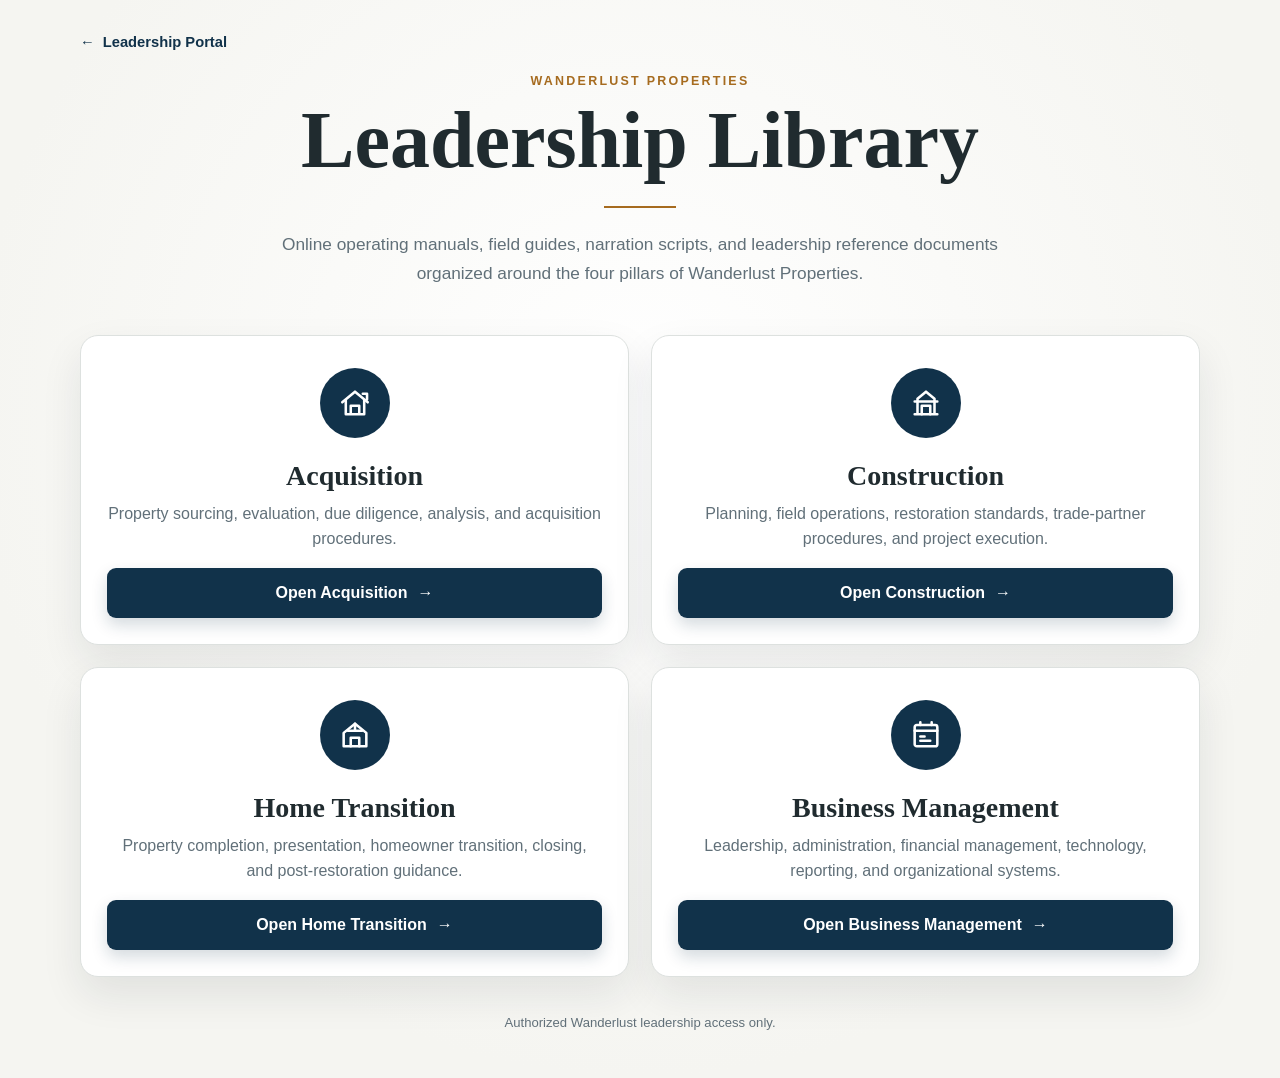
<file: index.html>
<!doctype html>
<html lang="en">
<head>
  <meta charset="utf-8">
  <meta name="viewport" content="width=device-width, initial-scale=1">
  <meta name="robots" content="noindex, nofollow">
  <meta name="theme-color" content="#f5f5f1">
  <title>Wanderlust Leadership Library</title>
  <link rel="stylesheet" href="styles.css">
</head>
<body>
  <main class="shell">
    <nav class="topbar" aria-label="Portal navigation">
      <a class="back-link" href="https://leadership.wanderlust.properties/"><span aria-hidden="true">←</span> Leadership Portal</a>
    </nav>

    <header>
      <p class="eyebrow">Wanderlust Properties</p>
      <h1>Leadership Library</h1>
      <div class="rule" aria-hidden="true"></div>
      <p class="intro">Online operating manuals, field guides, narration scripts, and leadership reference documents organized around the four pillars of Wanderlust Properties.</p>
    </header>

    <section class="library-section" aria-label="Library categories">
      <div class="card-grid">
        <article class="library-card">
          <div class="icon" aria-hidden="true"><svg viewBox="0 0 24 24"><path d="M3 11.5 12 4l9 7.5"/><path d="M5.5 10v10h13V10M9 20v-6h6v6"/><path d="M17.5 5.5h3v4"/></svg></div>
          <h2>Acquisition</h2>
          <p>Property sourcing, evaluation, due diligence, analysis, and acquisition procedures.</p>
          <a class="card-link" href="acquisition/">Open Acquisition <span aria-hidden="true">→</span></a>
        </article>

        <article class="library-card">
          <div class="icon" aria-hidden="true"><svg viewBox="0 0 24 24"><path d="M4 20h16M6 20V9l6-5 6 5v11"/><path d="M9 20v-6h6v6M4 11h16"/></svg></div>
          <h2>Construction</h2>
          <p>Planning, field operations, restoration standards, trade-partner procedures, and project execution.</p>
          <a class="card-link" href="construction/">Open Construction <span aria-hidden="true">→</span></a>
        </article>

        <article class="library-card">
          <div class="icon" aria-hidden="true"><svg viewBox="0 0 24 24"><path d="M4 10.5 12 4l8 6.5V20H4z"/><path d="M9 20v-6h6v6"/><path d="M7 9h10"/><path d="M12 4v5"/></svg></div>
          <h2>Home Transition</h2>
          <p>Property completion, presentation, homeowner transition, closing, and post-restoration guidance.</p>
          <a class="card-link" href="home-transition/">Open Home Transition <span aria-hidden="true">→</span></a>
        </article>

        <article class="library-card">
          <div class="icon" aria-hidden="true"><svg viewBox="0 0 24 24"><rect x="4" y="5" width="16" height="15" rx="1.5"/><path d="M8 5V3M16 5V3M4 9h16M8 13h3M8 16h7"/></svg></div>
          <h2>Business Management</h2>
          <p>Leadership, administration, financial management, technology, reporting, and organizational systems.</p>
          <a class="card-link" href="business-management/">Open Business Management <span aria-hidden="true">→</span></a>
        </article>
      </div>
    </section>

    <footer>Authorized Wanderlust leadership access only.</footer>
  </main>
</body>
</html>
</file>
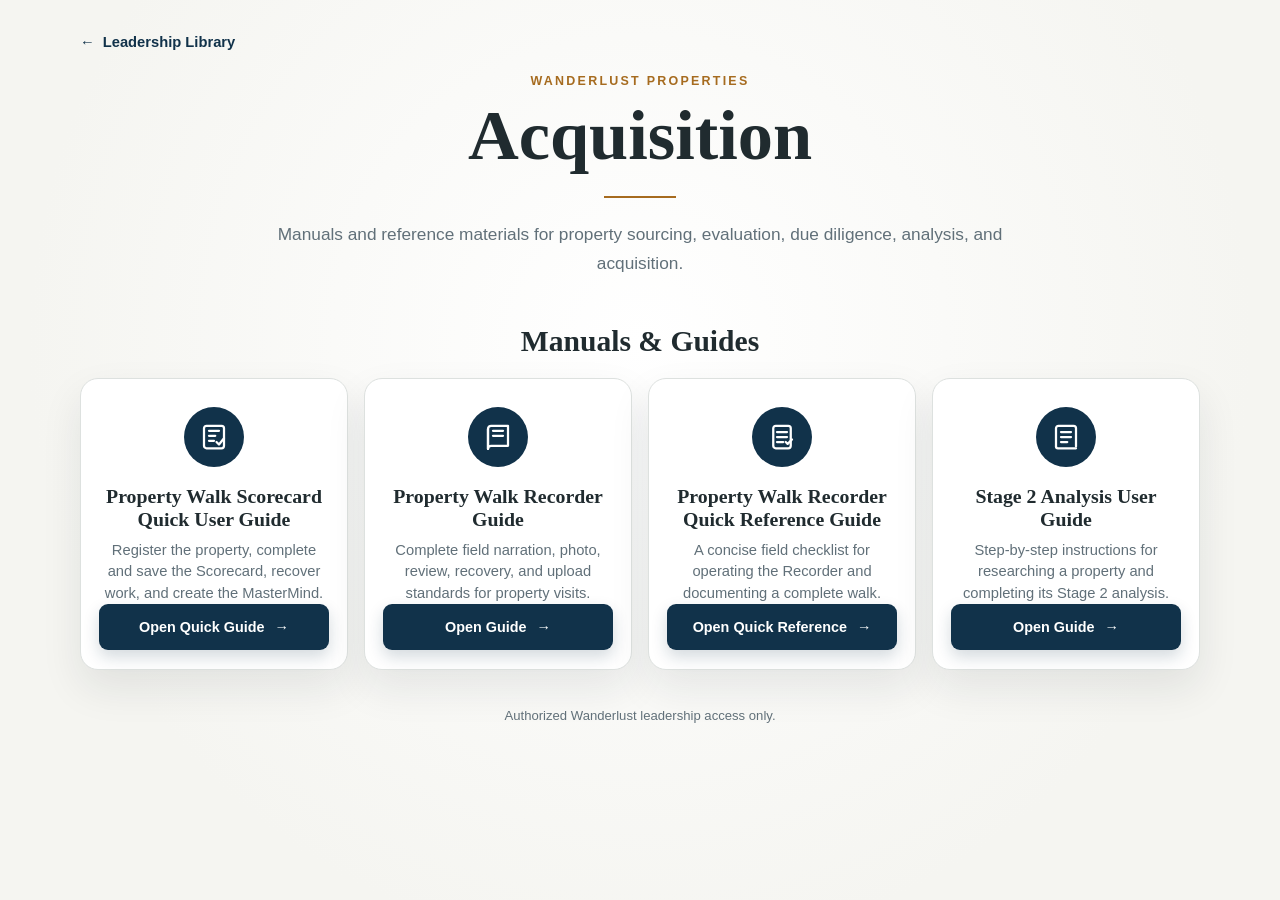
<file: acquisition/index.html>
<!doctype html>
<html lang="en"><head><meta charset="utf-8"><meta name="viewport" content="width=device-width, initial-scale=1"><meta name="robots" content="noindex, nofollow"><meta name="theme-color" content="#f5f5f1"><title>Acquisition Library | Wanderlust Properties</title><link rel="stylesheet" href="../styles.css"></head>
<body><main class="shell category-page">
  <style>
    .category-page .shell { width: min(1280px, calc(100% - 40px)); }
    .category-page .card-grid { grid-template-columns: repeat(4, minmax(0, 1fr)); gap: 1rem; }
    .category-page .library-card { min-height: 290px; padding: 1.75rem 1.15rem 1.2rem; }
    .category-page .icon { width: 60px; height: 60px; }
    .category-page .icon svg { width: 30px; height: 30px; }
    .category-page .library-card h2 { margin-top: 18px; font-size: clamp(1.15rem, 1.55vw, 1.5rem); line-height: 1.12; }
    .category-page .library-card p { font-size: .92rem; line-height: 1.45; }
    .category-page .card-link { min-height: 46px; padding: 11px 12px; font-size: .9rem; }
    @media (max-width: 980px) {
      .category-page .card-grid { grid-template-columns: repeat(2, minmax(0, 1fr)); }
    }
    @media (max-width: 620px) {
      .category-page .shell { width: min(100% - 20px, 1280px); }
      .category-page .card-grid { grid-template-columns: repeat(2, minmax(0, 1fr)); gap: .65rem; }
      .category-page .library-card { min-height: 245px; padding: 1rem .7rem .7rem; }
      .category-page .icon { width: 48px; height: 48px; }
      .category-page .icon svg { width: 24px; height: 24px; }
      .category-page .library-card h2 { margin: 12px 0 7px; font-size: 1rem; }
      .category-page .library-card p { font-size: .78rem; line-height: 1.38; }
      .category-page .card-link { min-height: 42px; padding: 9px 6px; font-size: .78rem; }
    }
    @media (max-width: 370px) {
      .category-page .card-grid { grid-template-columns: 1fr; }
    }
  </style>
  <nav class="topbar" aria-label="Library navigation"><a class="back-link" href="../"><span aria-hidden="true">←</span> Leadership Library</a></nav>
  <header><p class="eyebrow">Wanderlust Properties</p><h1>Acquisition</h1><div class="rule" aria-hidden="true"></div><p class="intro">Manuals and reference materials for property sourcing, evaluation, due diligence, analysis, and acquisition.</p></header>
  <section class="library-section" aria-labelledby="manuals-heading"><h2 class="section-heading" id="manuals-heading">Manuals &amp; Guides</h2><div class="card-grid">
    <article class="library-card"><div class="icon" aria-hidden="true"><svg viewBox="0 0 24 24"><rect x="4" y="3" width="16" height="18" rx="2"/><path d="M8 7h8M8 11h5M8 15h4"/><path d="m14 16 2 2 4-5"/></svg></div><h2>Property Walk Scorecard Quick User Guide</h2><p>Register the property, complete and save the Scorecard, recover work, and create the MasterMind.</p><a class="card-link" href="property-walk-scorecard-guide/">Open Quick Guide <span aria-hidden="true">→</span></a></article>
    <article class="library-card"><div class="icon" aria-hidden="true"><svg viewBox="0 0 24 24"><path d="M4 5.5A2.5 2.5 0 0 1 6.5 3H20v16H6.5A2.5 2.5 0 0 0 4 21.5z"/><path d="M4 5.5v16M8 7h8M8 11h8"/></svg></div><h2>Property Walk Recorder Guide</h2><p>Complete field narration, photo, review, recovery, and upload standards for property visits.</p><a class="card-link" href="property-walk-recorder-guide/">Open Guide <span aria-hidden="true">→</span></a></article>
    <article class="library-card"><div class="icon" aria-hidden="true"><svg viewBox="0 0 24 24"><rect x="5" y="3" width="14" height="18" rx="2"/><path d="M8 8h8M8 12h8M8 16h5"/><path d="m15 16 1.5 1.5L20 14"/></svg></div><h2>Property Walk Recorder Quick Reference Guide</h2><p>A concise field checklist for operating the Recorder and documenting a complete walk.</p><a class="card-link" href="property-walk-recorder-quick-reference-guide/">Open Quick Reference <span aria-hidden="true">→</span></a></article>
    <article class="library-card"><div class="icon" aria-hidden="true"><svg viewBox="0 0 24 24"><path d="M4 19.5V5a2 2 0 0 1 2-2h12a2 2 0 0 1 2 2v14.5"/><path d="M4 19.5A1.5 1.5 0 0 0 5.5 21H20"/><path d="M8 8h8M8 12h8M8 16h5"/></svg></div><h2>Stage 2 Analysis User Guide</h2><p>Step-by-step instructions for researching a property and completing its Stage 2 analysis.</p><a class="card-link" href="stage-2-analysis-guide/">Open Guide <span aria-hidden="true">→</span></a></article>
  </div></section>
  <footer>Authorized Wanderlust leadership access only.</footer>
</main></body></html>
</file>
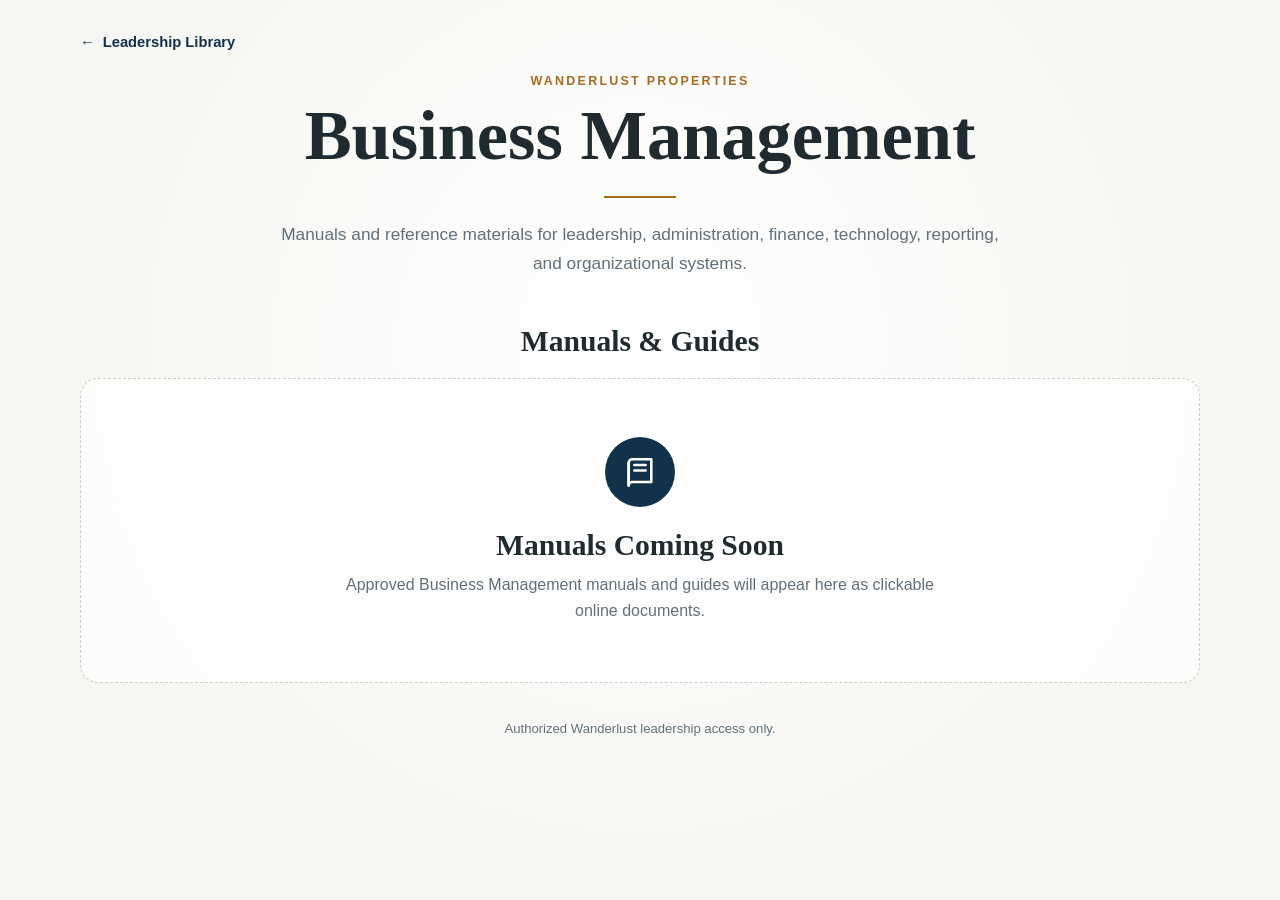
<file: business-management/index.html>
<!doctype html>
<html lang="en"><head><meta charset="utf-8"><meta name="viewport" content="width=device-width, initial-scale=1"><meta name="robots" content="noindex, nofollow"><meta name="theme-color" content="#f5f5f1"><title>Business Management Library | Wanderlust Properties</title><link rel="stylesheet" href="../styles.css"></head>
<body><main class="shell category-page">
  <nav class="topbar" aria-label="Library navigation"><a class="back-link" href="../"><span aria-hidden="true">←</span> Leadership Library</a></nav>
  <header><p class="eyebrow">Wanderlust Properties</p><h1>Business Management</h1><div class="rule" aria-hidden="true"></div><p class="intro">Manuals and reference materials for leadership, administration, finance, technology, reporting, and organizational systems.</p></header>
  <section class="library-section" aria-labelledby="manuals-heading"><h2 class="section-heading" id="manuals-heading">Manuals &amp; Guides</h2><div class="empty-state"><div class="icon" aria-hidden="true"><svg viewBox="0 0 24 24"><path d="M4 5.5A2.5 2.5 0 0 1 6.5 3H20v16H6.5A2.5 2.5 0 0 0 4 21.5z"/><path d="M4 5.5v16M8 7h8M8 11h8"/></svg></div><h2>Manuals Coming Soon</h2><p>Approved Business Management manuals and guides will appear here as clickable online documents.</p></div></section>
  <footer>Authorized Wanderlust leadership access only.</footer>
</main></body></html>
</file>
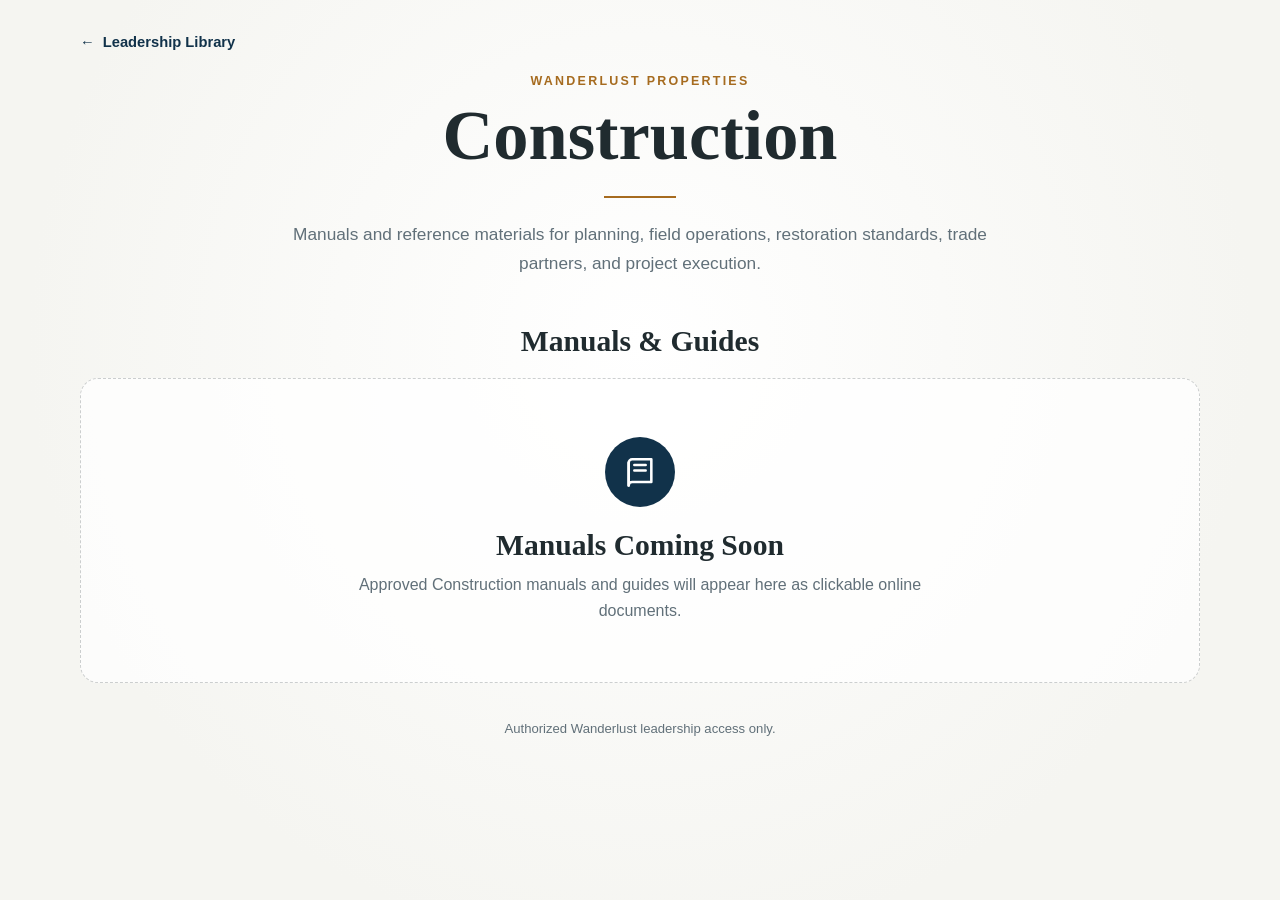
<file: construction/index.html>
<!doctype html>
<html lang="en"><head><meta charset="utf-8"><meta name="viewport" content="width=device-width, initial-scale=1"><meta name="robots" content="noindex, nofollow"><meta name="theme-color" content="#f5f5f1"><title>Construction Library | Wanderlust Properties</title><link rel="stylesheet" href="../styles.css"></head>
<body><main class="shell category-page">
  <nav class="topbar" aria-label="Library navigation"><a class="back-link" href="../"><span aria-hidden="true">←</span> Leadership Library</a></nav>
  <header><p class="eyebrow">Wanderlust Properties</p><h1>Construction</h1><div class="rule" aria-hidden="true"></div><p class="intro">Manuals and reference materials for planning, field operations, restoration standards, trade partners, and project execution.</p></header>
  <section class="library-section" aria-labelledby="manuals-heading"><h2 class="section-heading" id="manuals-heading">Manuals &amp; Guides</h2><div class="empty-state"><div class="icon" aria-hidden="true"><svg viewBox="0 0 24 24"><path d="M4 5.5A2.5 2.5 0 0 1 6.5 3H20v16H6.5A2.5 2.5 0 0 0 4 21.5z"/><path d="M4 5.5v16M8 7h8M8 11h8"/></svg></div><h2>Manuals Coming Soon</h2><p>Approved Construction manuals and guides will appear here as clickable online documents.</p></div></section>
  <footer>Authorized Wanderlust leadership access only.</footer>
</main></body></html>
</file>
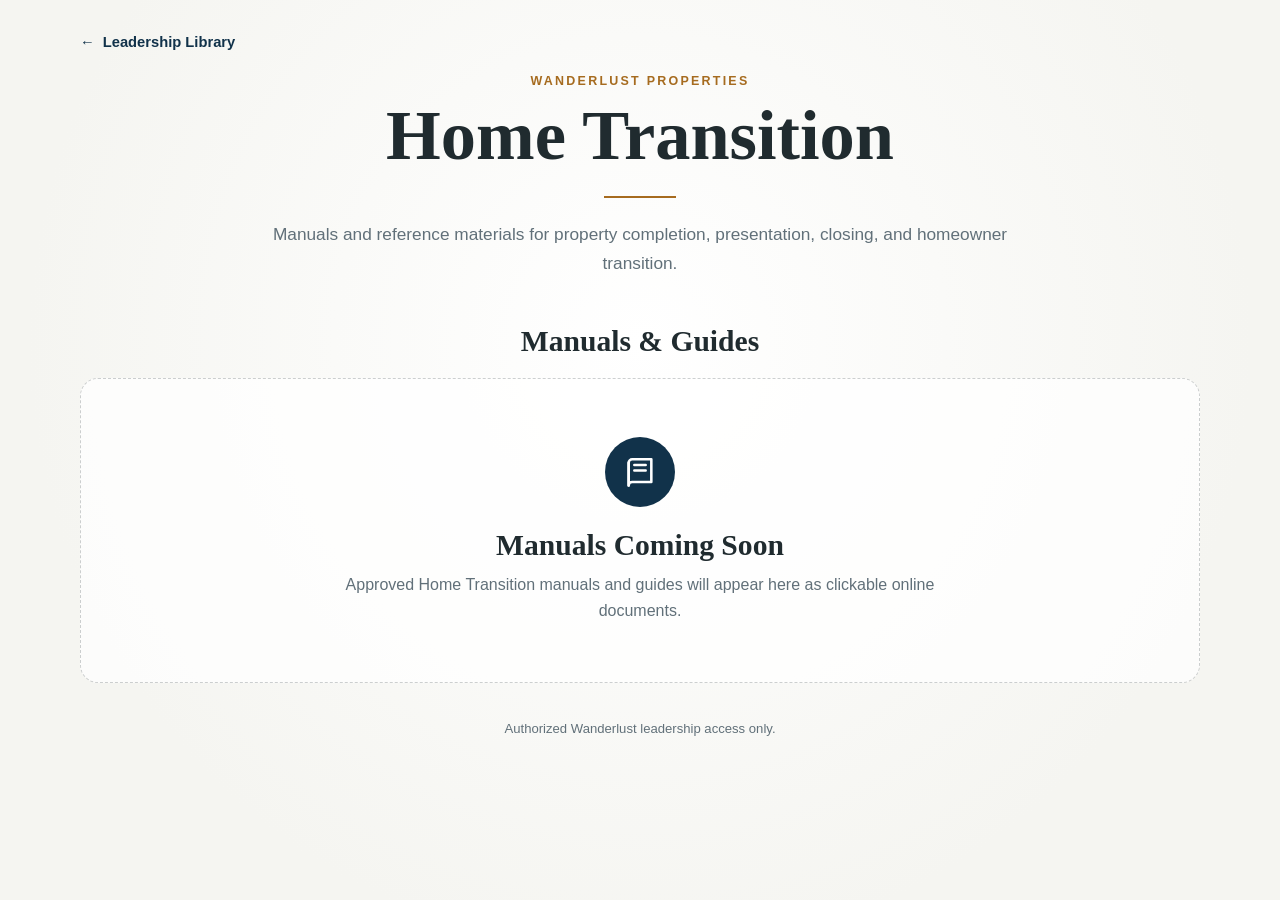
<file: home-transition/index.html>
<!doctype html>
<html lang="en"><head><meta charset="utf-8"><meta name="viewport" content="width=device-width, initial-scale=1"><meta name="robots" content="noindex, nofollow"><meta name="theme-color" content="#f5f5f1"><title>Home Transition Library | Wanderlust Properties</title><link rel="stylesheet" href="../styles.css"></head>
<body><main class="shell category-page">
  <nav class="topbar" aria-label="Library navigation"><a class="back-link" href="../"><span aria-hidden="true">←</span> Leadership Library</a></nav>
  <header><p class="eyebrow">Wanderlust Properties</p><h1>Home Transition</h1><div class="rule" aria-hidden="true"></div><p class="intro">Manuals and reference materials for property completion, presentation, closing, and homeowner transition.</p></header>
  <section class="library-section" aria-labelledby="manuals-heading"><h2 class="section-heading" id="manuals-heading">Manuals &amp; Guides</h2><div class="empty-state"><div class="icon" aria-hidden="true"><svg viewBox="0 0 24 24"><path d="M4 5.5A2.5 2.5 0 0 1 6.5 3H20v16H6.5A2.5 2.5 0 0 0 4 21.5z"/><path d="M4 5.5v16M8 7h8M8 11h8"/></svg></div><h2>Manuals Coming Soon</h2><p>Approved Home Transition manuals and guides will appear here as clickable online documents.</p></div></section>
  <footer>Authorized Wanderlust leadership access only.</footer>
</main></body></html>
</file>
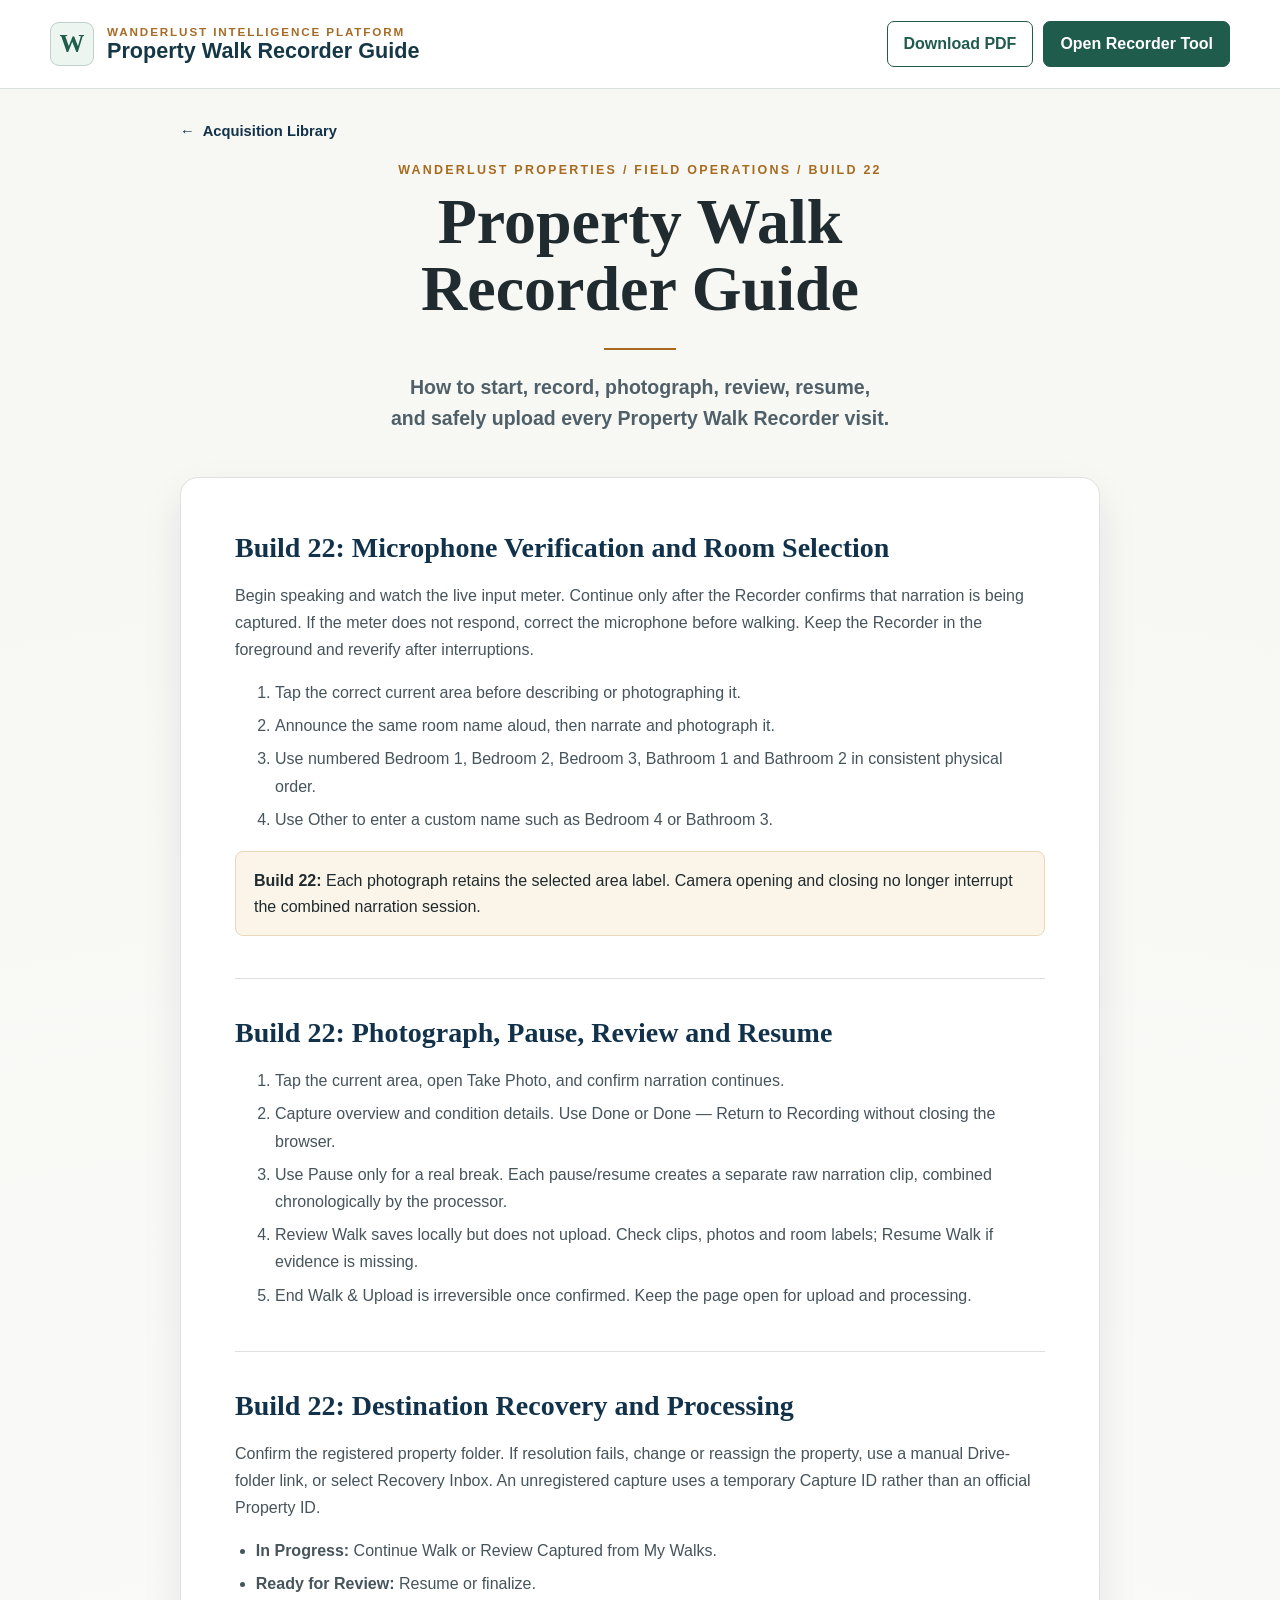
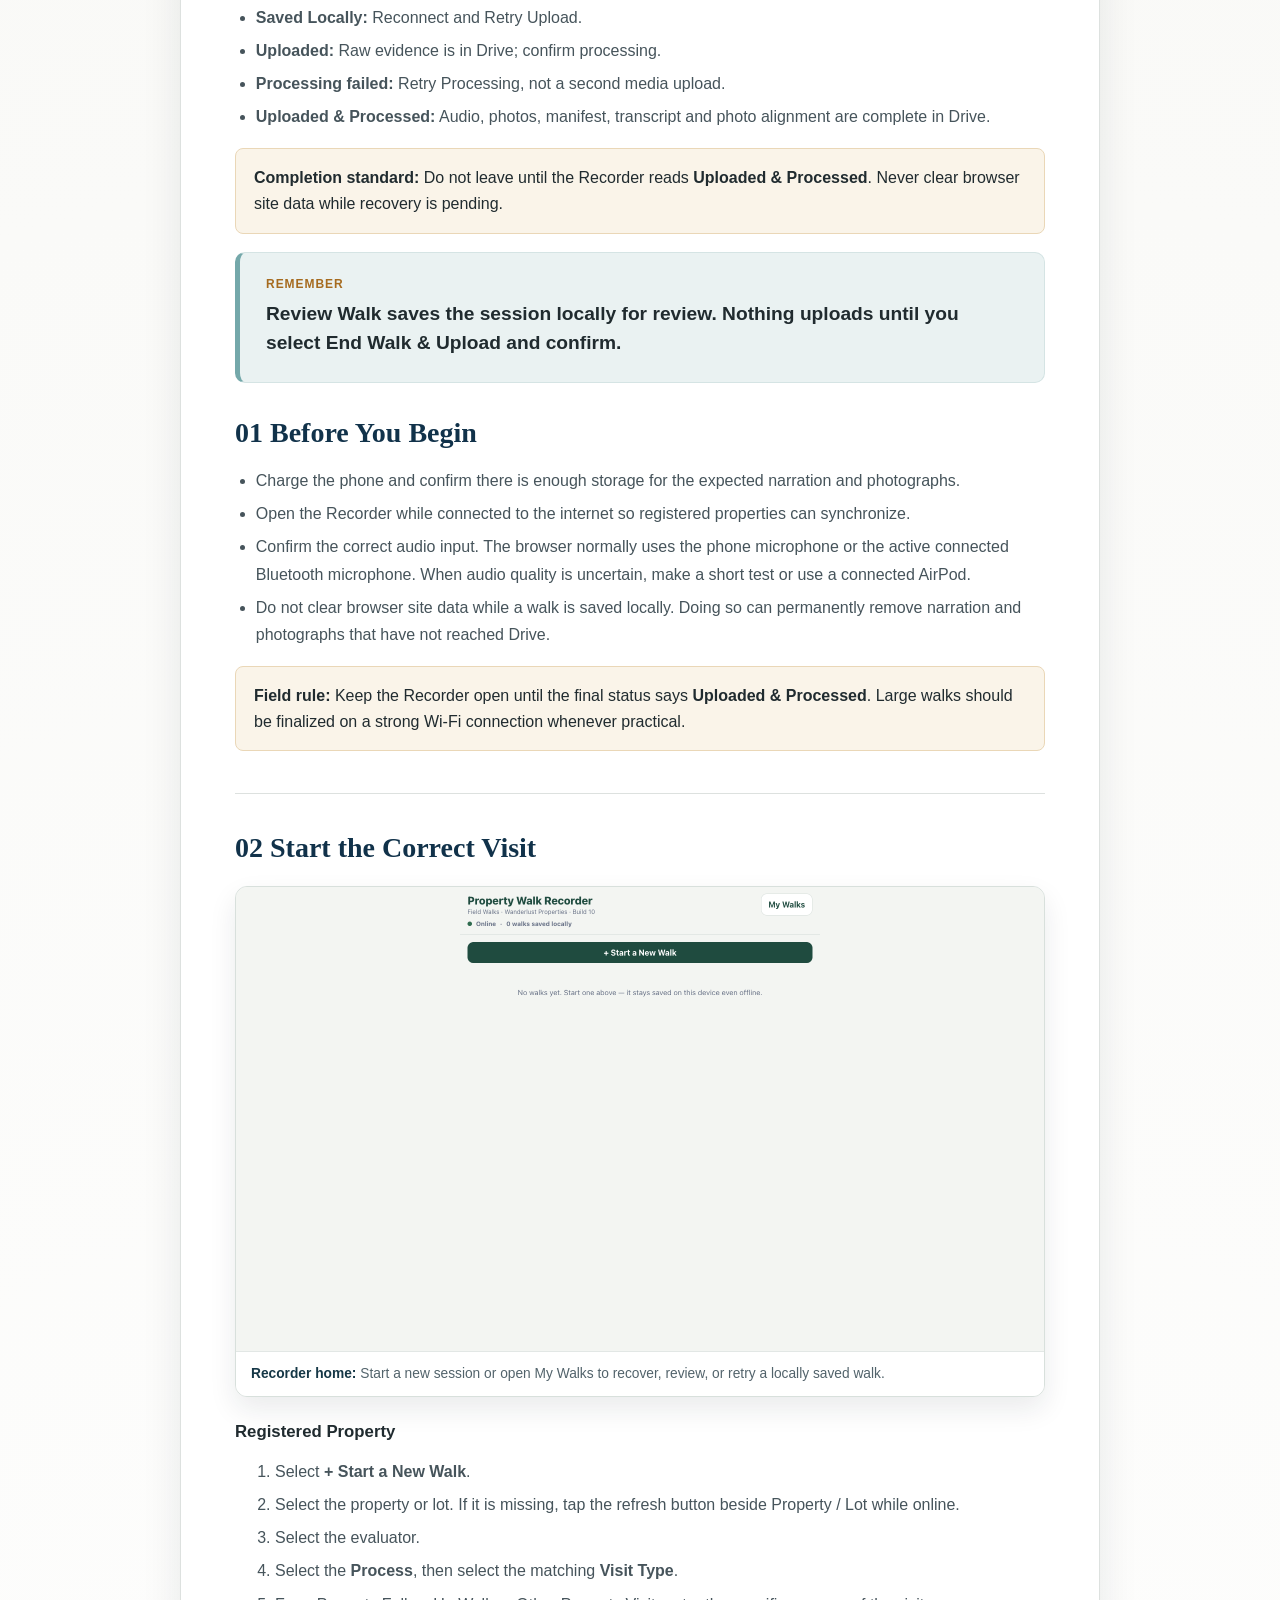
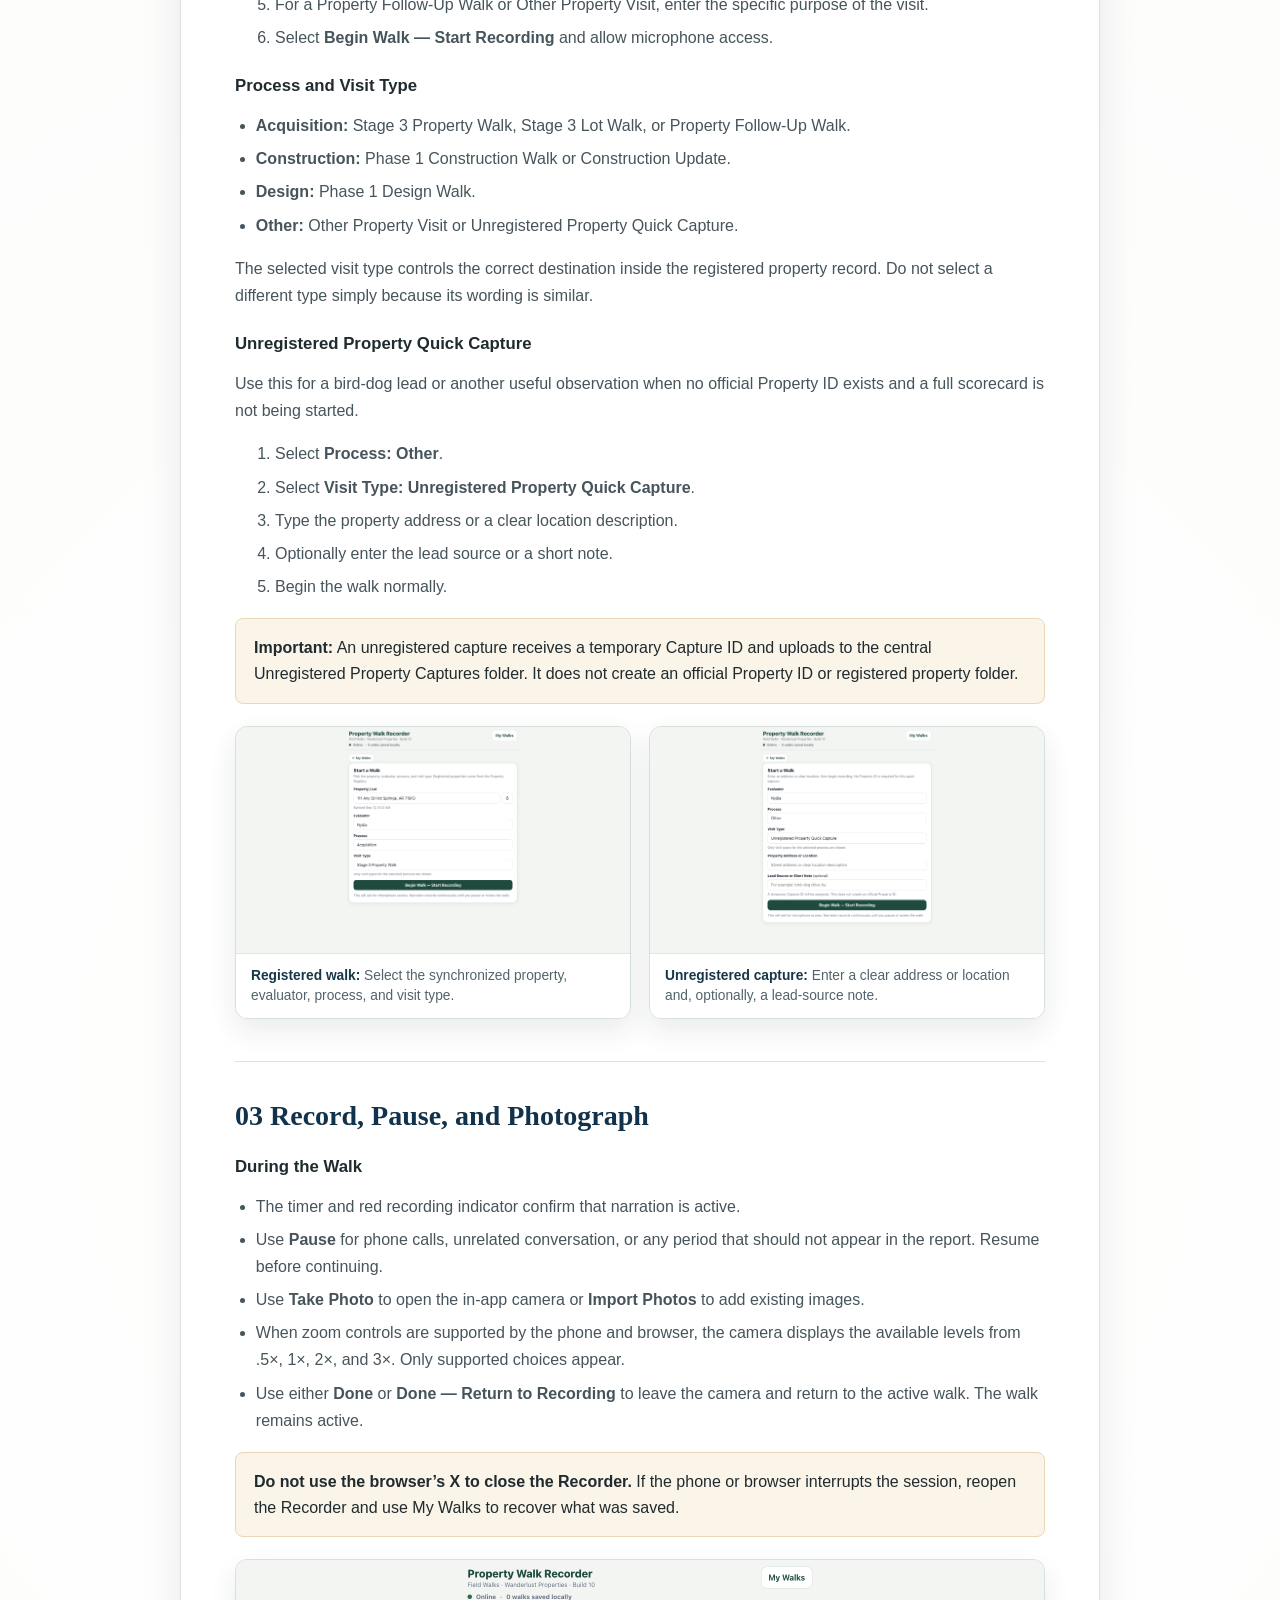
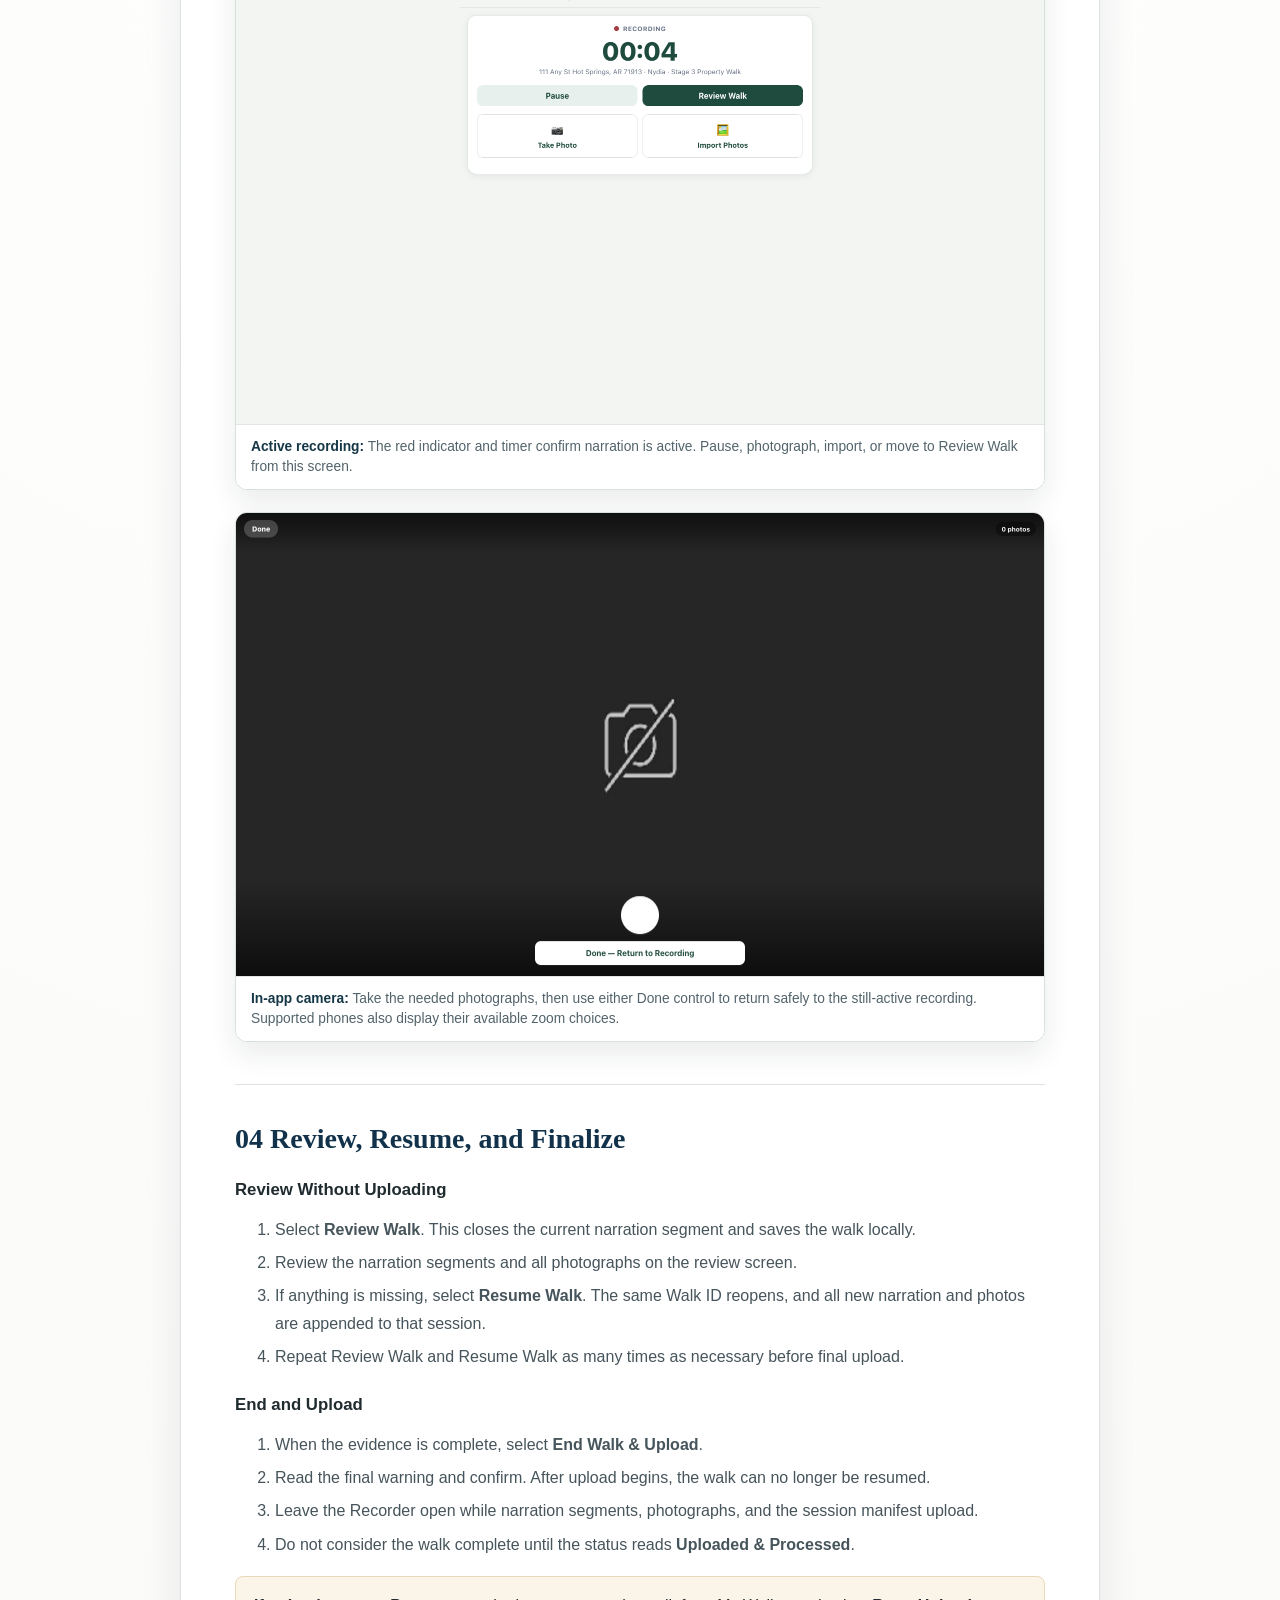
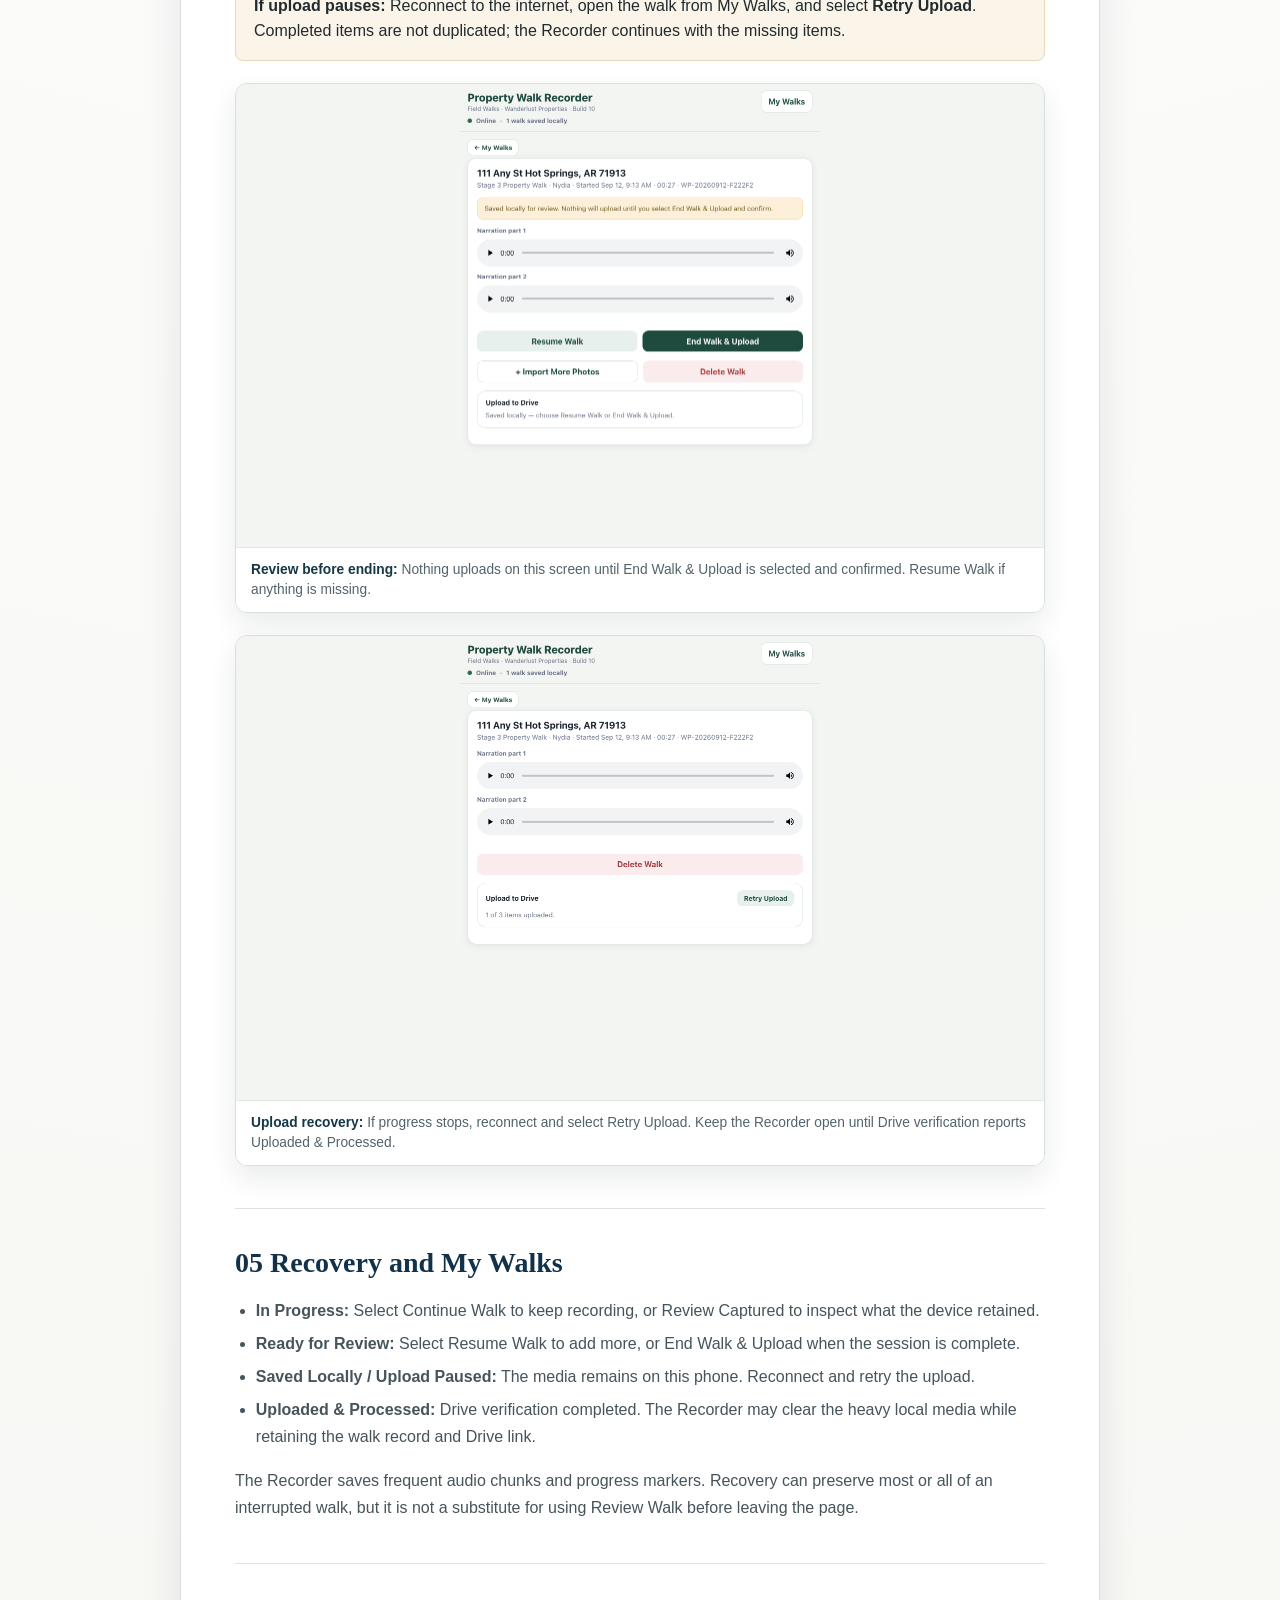
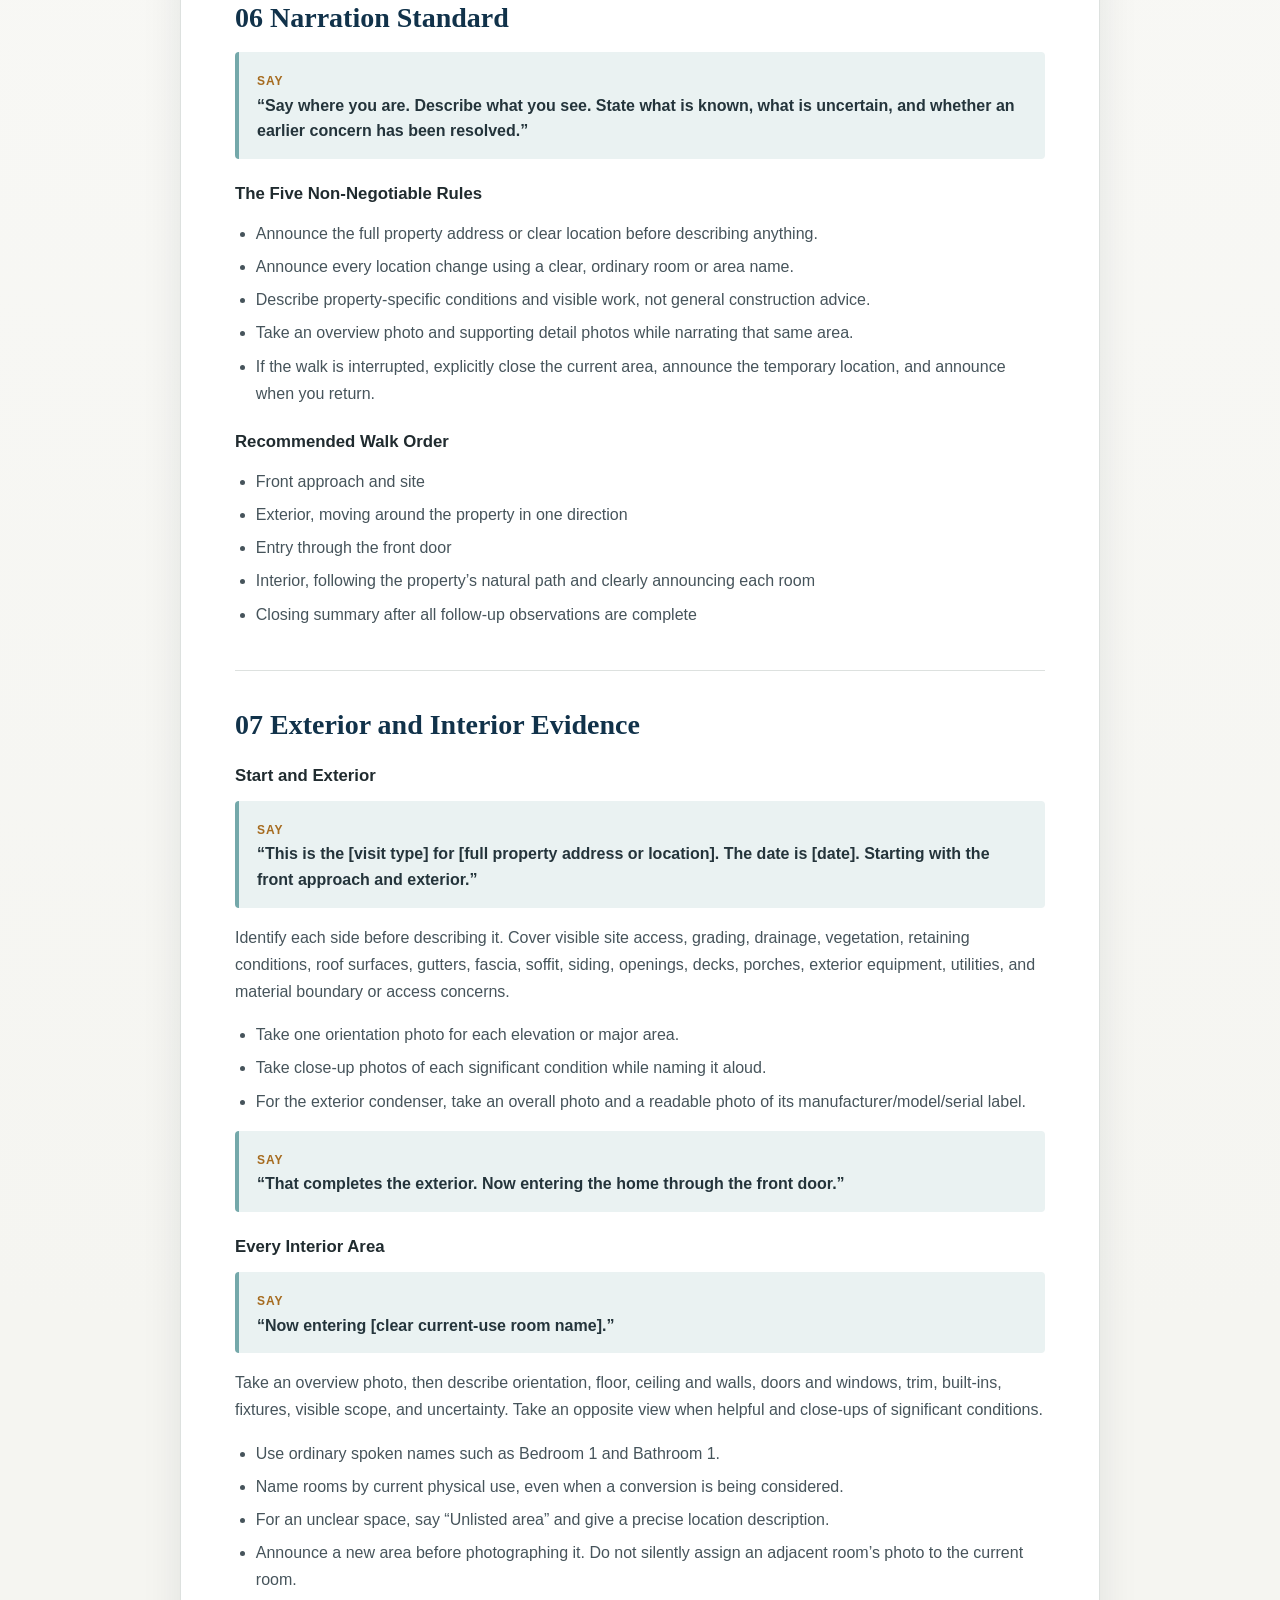
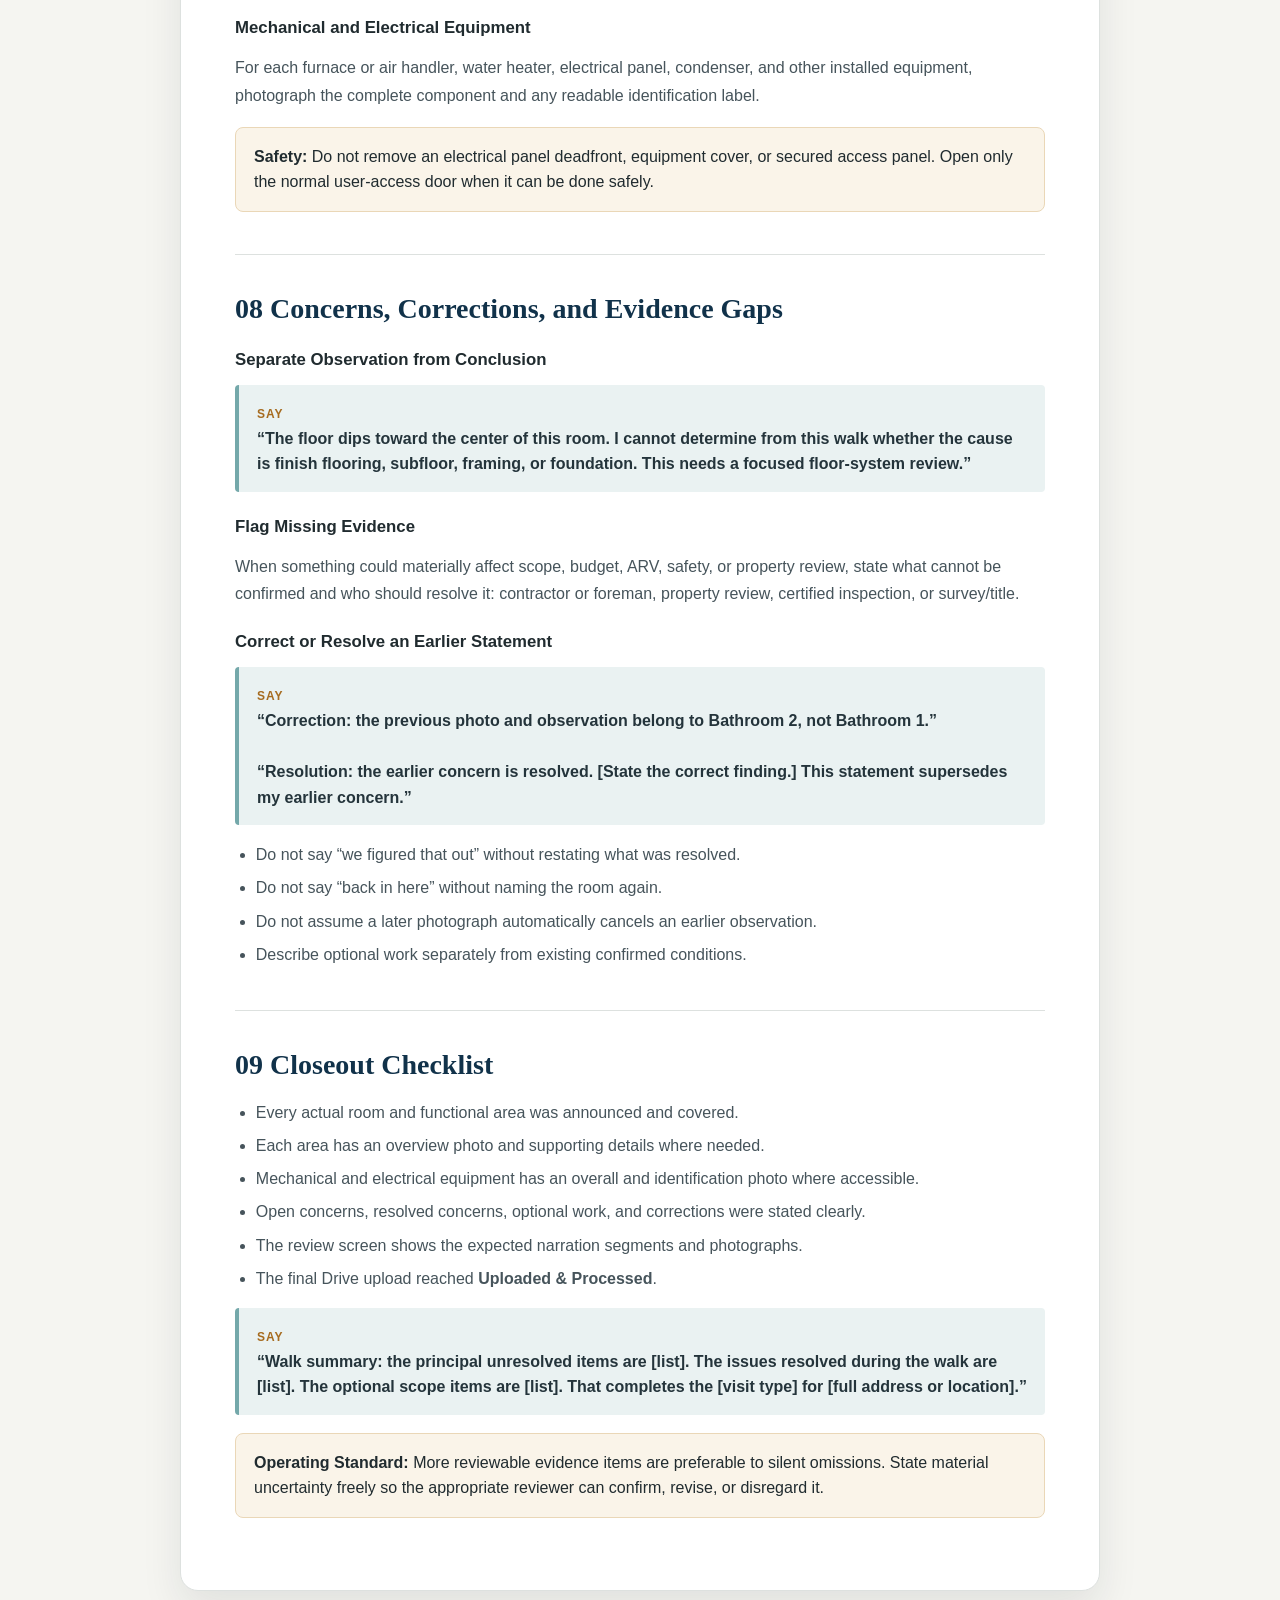
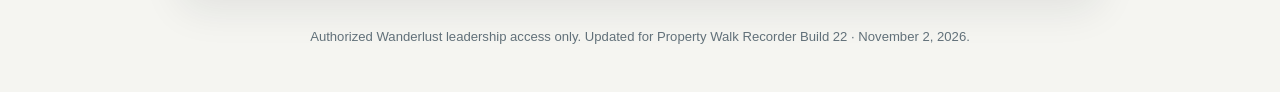
<file: acquisition/property-walk-recorder-guide/index.html>
<!doctype html>
<html lang="en">
<head>
  <meta charset="utf-8">
  <meta name="viewport" content="width=device-width, initial-scale=1">
  <meta name="robots" content="noindex, nofollow">
  <meta name="theme-color" content="#f5f5f1">
  <title>Property Walk Recorder Guide | Wanderlust Properties</title>
  <link rel="stylesheet" href="../../styles.css">
  <style>
    .guide-utility-header{position:sticky;top:0;z-index:20;background:#fff;border-bottom:1px solid #d7e2de}.guide-utility-inner{display:flex;width:min(1180px,calc(100% - 40px));min-height:88px;align-items:center;justify-content:space-between;gap:18px;margin:0 auto;padding:14px 0}.guide-brand{display:flex;align-items:center;gap:13px}.guide-mark{display:grid;width:44px;height:44px;flex:0 0 auto;place-items:center;color:#205c4b;background:#edf5f1;border:1px solid #bdd0c9;border-radius:9px;font:bold 25px Georgia,serif}.guide-brand .guide-eyebrow{color:#a66b27;font-size:.73rem;font-weight:800;letter-spacing:.16em;text-transform:uppercase}.guide-brand-title{color:#153746;font-size:1.35rem;font-weight:800}.guide-top-actions{display:flex;flex-wrap:wrap;gap:10px;justify-content:flex-end}.guide-action{display:inline-flex;min-height:46px;align-items:center;justify-content:center;padding:10px 16px;color:#205c4b;background:#fff;border:1px solid #205c4b;border-radius:7px;font-weight:750;text-align:center;text-decoration:none}.guide-action.primary{color:#fff;background:#205c4b}.guide-action:hover,.guide-action:focus-visible{transform:translateY(-1px);box-shadow:0 5px 12px rgba(17,55,47,.14)}
    .workflow-shot{margin:22px 0 10px;background:#f7f9f8;border:1px solid #d8e0dc;border-radius:12px;overflow:hidden;box-shadow:0 12px 28px rgba(24,35,39,.09)}.workflow-shot img{display:block;width:100%;height:auto}.workflow-shot figcaption{padding:12px 15px;color:#52636b;background:#fff;border-top:1px solid #e2e7e5;font-size:.86rem;line-height:1.45}.workflow-shot figcaption strong{color:#153746}.workflow-shot-grid{display:grid;grid-template-columns:repeat(2,minmax(0,1fr));gap:18px;margin:22px 0 10px}.workflow-shot-grid .workflow-shot{margin:0}
    @media(max-width:720px){.guide-utility-inner{width:min(100% - 24px,1180px);flex-direction:column;align-items:stretch}.guide-brand-title{font-size:1.05rem}.guide-top-actions{display:grid;grid-template-columns:1fr 1fr}.workflow-shot-grid{grid-template-columns:1fr}}
    @media print{.guide-utility-header{display:none}.workflow-shot{break-inside:avoid;box-shadow:none}.workflow-shot-grid{grid-template-columns:1fr}.workflow-shot img{max-height:6.4in;object-fit:contain;background:#f5f5f1}}
  </style>
</head>
<body class="manual-page">
  <div class="guide-utility-header"><div class="guide-utility-inner"><div class="guide-brand"><div class="guide-mark" aria-hidden="true">W</div><div><div class="guide-eyebrow">Wanderlust Intelligence Platform</div><div class="guide-brand-title">Property Walk Recorder Guide</div></div></div><div class="guide-top-actions"><a class="guide-action" href="../../Property-Walk-Recorder-Guide-Build-22.pdf" download="Property-Walk-Recorder-Guide-Build-22.pdf">Download PDF</a><a class="guide-action primary" href="https://recorder.wanderlust.properties/" target="_blank" rel="noopener">Open Recorder Tool</a></div></div></div>
  <main class="shell">
    <nav class="topbar" aria-label="Library navigation"><a class="back-link" href="../"><span aria-hidden="true">←</span> Acquisition Library</a></nav>
    <header>
      <p class="eyebrow">Wanderlust Properties / Field Operations / Build 22</p>
      <h1>Property Walk Recorder Guide</h1>
      <div class="rule" aria-hidden="true"></div>
      <p class="intro">How to start, record, photograph, review, resume, and safely upload every Property Walk Recorder visit.</p>
    </header>

    <article class="manual-content"><section><h2>Build 22: Microphone Verification and Room Selection</h2><p>Begin speaking and watch the live input meter. Continue only after the Recorder confirms that narration is being captured. If the meter does not respond, correct the microphone before walking. Keep the Recorder in the foreground and reverify after interruptions.</p><ol><li>Tap the correct current area before describing or photographing it.</li><li>Announce the same room name aloud, then narrate and photograph it.</li><li>Use numbered Bedroom 1, Bedroom 2, Bedroom 3, Bathroom 1 and Bathroom 2 in consistent physical order.</li><li>Use Other to enter a custom name such as Bedroom 4 or Bathroom 3.</li></ol><div class="notice"><strong>Build 22:</strong> Each photograph retains the selected area label. Camera opening and closing no longer interrupt the combined narration session.</div></section><section><h2>Build 22: Photograph, Pause, Review and Resume</h2><ol><li>Tap the current area, open Take Photo, and confirm narration continues.</li><li>Capture overview and condition details. Use Done or Done — Return to Recording without closing the browser.</li><li>Use Pause only for a real break. Each pause/resume creates a separate raw narration clip, combined chronologically by the processor.</li><li>Review Walk saves locally but does not upload. Check clips, photos and room labels; Resume Walk if evidence is missing.</li><li>End Walk &amp; Upload is irreversible once confirmed. Keep the page open for upload and processing.</li></ol></section><section><h2>Build 22: Destination Recovery and Processing</h2><p>Confirm the registered property folder. If resolution fails, change or reassign the property, use a manual Drive-folder link, or select Recovery Inbox. An unregistered capture uses a temporary Capture ID rather than an official Property ID.</p><ul><li><strong>In Progress:</strong> Continue Walk or Review Captured from My Walks.</li><li><strong>Ready for Review:</strong> Resume or finalize.</li><li><strong>Saved Locally:</strong> Reconnect and Retry Upload.</li><li><strong>Uploaded:</strong> Raw evidence is in Drive; confirm processing.</li><li><strong>Processing failed:</strong> Retry Processing, not a second media upload.</li><li><strong>Uploaded &amp; Processed:</strong> Audio, photos, manifest, transcript and photo alignment are complete in Drive.</li></ul><div class="notice"><strong>Completion standard:</strong> Do not leave until the Recorder reads <strong>Uploaded &amp; Processed</strong>. Never clear browser site data while recovery is pending.</div></section>
      <aside class="remember-callout" aria-label="Core operating rule"><span class="label">Remember</span><p>Review Walk saves the session locally for review. Nothing uploads until you select End Walk &amp; Upload and confirm.</p></aside>

      <section>
        <h2>01 Before You Begin</h2>
        <ul>
          <li>Charge the phone and confirm there is enough storage for the expected narration and photographs.</li>
          <li>Open the Recorder while connected to the internet so registered properties can synchronize.</li>
          <li>Confirm the correct audio input. The browser normally uses the phone microphone or the active connected Bluetooth microphone. When audio quality is uncertain, make a short test or use a connected AirPod.</li>
          <li>Do not clear browser site data while a walk is saved locally. Doing so can permanently remove narration and photographs that have not reached Drive.</li>
        </ul>
        <div class="notice"><strong>Field rule:</strong> Keep the Recorder open until the final status says <strong>Uploaded &amp; Processed</strong>. Large walks should be finalized on a strong Wi-Fi connection whenever practical.</div>
      </section>

      <section>
        <h2>02 Start the Correct Visit</h2>
        <figure class="workflow-shot">
          <img src="assets/01-recorder-home.png" alt="Property Walk Recorder Build 22 home screen with My Walks and Start a New Walk controls" loading="lazy">
          <figcaption><strong>Recorder home:</strong> Start a new session or open My Walks to recover, review, or retry a locally saved walk.</figcaption>
        </figure>
        <h3>Registered Property</h3>
        <ol>
          <li>Select <strong>+ Start a New Walk</strong>.</li>
          <li>Select the property or lot. If it is missing, tap the refresh button beside Property / Lot while online.</li>
          <li>Select the evaluator.</li>
          <li>Select the <strong>Process</strong>, then select the matching <strong>Visit Type</strong>.</li>
          <li>For a Property Follow-Up Walk or Other Property Visit, enter the specific purpose of the visit.</li>
          <li>Select <strong>Begin Walk — Start Recording</strong> and allow microphone access.</li>
        </ol>
        <h3>Process and Visit Type</h3>
        <ul>
          <li><strong>Acquisition:</strong> Stage 3 Property Walk, Stage 3 Lot Walk, or Property Follow-Up Walk.</li>
          <li><strong>Construction:</strong> Phase 1 Construction Walk or Construction Update.</li>
          <li><strong>Design:</strong> Phase 1 Design Walk.</li>
          <li><strong>Other:</strong> Other Property Visit or Unregistered Property Quick Capture.</li>
        </ul>
        <p>The selected visit type controls the correct destination inside the registered property record. Do not select a different type simply because its wording is similar.</p>
        <h3>Unregistered Property Quick Capture</h3>
        <p>Use this for a bird-dog lead or another useful observation when no official Property ID exists and a full scorecard is not being started.</p>
        <ol>
          <li>Select <strong>Process: Other</strong>.</li>
          <li>Select <strong>Visit Type: Unregistered Property Quick Capture</strong>.</li>
          <li>Type the property address or a clear location description.</li>
          <li>Optionally enter the lead source or a short note.</li>
          <li>Begin the walk normally.</li>
        </ol>
        <div class="notice"><strong>Important:</strong> An unregistered capture receives a temporary Capture ID and uploads to the central Unregistered Property Captures folder. It does not create an official Property ID or registered property folder.</div>
        <div class="workflow-shot-grid">
          <figure class="workflow-shot">
            <img src="assets/02-registered-walk.png" alt="Start a Walk screen filled for a registered Stage 3 property walk" loading="lazy">
            <figcaption><strong>Registered walk:</strong> Select the synchronized property, evaluator, process, and visit type.</figcaption>
          </figure>
          <figure class="workflow-shot">
            <img src="assets/03-unregistered-capture.png" alt="Start a Walk screen for an unregistered property quick capture" loading="lazy">
            <figcaption><strong>Unregistered capture:</strong> Enter a clear address or location and, optionally, a lead-source note.</figcaption>
          </figure>
        </div>
      </section>

      <section>
        <h2>03 Record, Pause, and Photograph</h2>
        <h3>During the Walk</h3>
        <ul>
          <li>The timer and red recording indicator confirm that narration is active.</li>
          <li>Use <strong>Pause</strong> for phone calls, unrelated conversation, or any period that should not appear in the report. Resume before continuing.</li>
          <li>Use <strong>Take Photo</strong> to open the in-app camera or <strong>Import Photos</strong> to add existing images.</li>
          <li>When zoom controls are supported by the phone and browser, the camera displays the available levels from .5×, 1×, 2×, and 3×. Only supported choices appear.</li>
          <li>Use either <strong>Done</strong> or <strong>Done — Return to Recording</strong> to leave the camera and return to the active walk. The walk remains active.</li>
        </ul>
        <div class="notice"><strong>Do not use the browser’s X to close the Recorder.</strong> If the phone or browser interrupts the session, reopen the Recorder and use My Walks to recover what was saved.</div>
        <figure class="workflow-shot">
          <img src="assets/04-active-recording.png" alt="Active Property Walk Recorder screen showing timer, Pause, Review Walk, Take Photo, and Import Photos" loading="lazy">
          <figcaption><strong>Active recording:</strong> The red indicator and timer confirm narration is active. Pause, photograph, import, or move to Review Walk from this screen.</figcaption>
        </figure>
        <figure class="workflow-shot">
          <img src="assets/05-camera.png" alt="Property Walk Recorder camera screen with Done, photo count, shutter, and Return to Recording controls" loading="lazy">
          <figcaption><strong>In-app camera:</strong> Take the needed photographs, then use either Done control to return safely to the still-active recording. Supported phones also display their available zoom choices.</figcaption>
        </figure>
      </section>

      <section>
        <h2>04 Review, Resume, and Finalize</h2>
        <h3>Review Without Uploading</h3>
        <ol>
          <li>Select <strong>Review Walk</strong>. This closes the current narration segment and saves the walk locally.</li>
          <li>Review the narration segments and all photographs on the review screen.</li>
          <li>If anything is missing, select <strong>Resume Walk</strong>. The same Walk ID reopens, and all new narration and photos are appended to that session.</li>
          <li>Repeat Review Walk and Resume Walk as many times as necessary before final upload.</li>
        </ol>
        <h3>End and Upload</h3>
        <ol>
          <li>When the evidence is complete, select <strong>End Walk &amp; Upload</strong>.</li>
          <li>Read the final warning and confirm. After upload begins, the walk can no longer be resumed.</li>
          <li>Leave the Recorder open while narration segments, photographs, and the session manifest upload.</li>
          <li>Do not consider the walk complete until the status reads <strong>Uploaded &amp; Processed</strong>.</li>
        </ol>
        <div class="notice"><strong>If upload pauses:</strong> Reconnect to the internet, open the walk from My Walks, and select <strong>Retry Upload</strong>. Completed items are not duplicated; the Recorder continues with the missing items.</div>
        <figure class="workflow-shot">
          <img src="assets/06-review-resume.png" alt="Review screen with narration segments, Resume Walk, End Walk and Upload, Import More Photos, and Delete Walk controls" loading="lazy">
          <figcaption><strong>Review before ending:</strong> Nothing uploads on this screen until End Walk &amp; Upload is selected and confirmed. Resume Walk if anything is missing.</figcaption>
        </figure>
        <figure class="workflow-shot">
          <img src="assets/07-upload-progress.png" alt="Upload status screen showing one of three items uploaded and a Retry Upload control" loading="lazy">
          <figcaption><strong>Upload recovery:</strong> If progress stops, reconnect and select Retry Upload. Keep the Recorder open until Drive verification reports Uploaded &amp; Processed.</figcaption>
        </figure>
      </section>

      <section>
        <h2>05 Recovery and My Walks</h2>
        <ul>
          <li><strong>In Progress:</strong> Select Continue Walk to keep recording, or Review Captured to inspect what the device retained.</li>
          <li><strong>Ready for Review:</strong> Select Resume Walk to add more, or End Walk &amp; Upload when the session is complete.</li>
          <li><strong>Saved Locally / Upload Paused:</strong> The media remains on this phone. Reconnect and retry the upload.</li>
          <li><strong>Uploaded &amp; Processed:</strong> Drive verification completed. The Recorder may clear the heavy local media while retaining the walk record and Drive link.</li>
        </ul>
        <p>The Recorder saves frequent audio chunks and progress markers. Recovery can preserve most or all of an interrupted walk, but it is not a substitute for using Review Walk before leaving the page.</p>
      </section>

      <section>
        <h2>06 Narration Standard</h2>
        <div class="say"><span class="label">Say</span><br>“Say where you are. Describe what you see. State what is known, what is uncertain, and whether an earlier concern has been resolved.”</div>
        <h3>The Five Non-Negotiable Rules</h3>
        <ul>
          <li>Announce the full property address or clear location before describing anything.</li>
          <li>Announce every location change using a clear, ordinary room or area name.</li>
          <li>Describe property-specific conditions and visible work, not general construction advice.</li>
          <li>Take an overview photo and supporting detail photos while narrating that same area.</li>
          <li>If the walk is interrupted, explicitly close the current area, announce the temporary location, and announce when you return.</li>
        </ul>
        <h3>Recommended Walk Order</h3>
        <ul><li>Front approach and site</li><li>Exterior, moving around the property in one direction</li><li>Entry through the front door</li><li>Interior, following the property’s natural path and clearly announcing each room</li><li>Closing summary after all follow-up observations are complete</li></ul>
      </section>

      <section>
        <h2>07 Exterior and Interior Evidence</h2>
        <h3>Start and Exterior</h3>
        <div class="say"><span class="label">Say</span><br>“This is the [visit type] for [full property address or location]. The date is [date]. Starting with the front approach and exterior.”</div>
        <p>Identify each side before describing it. Cover visible site access, grading, drainage, vegetation, retaining conditions, roof surfaces, gutters, fascia, soffit, siding, openings, decks, porches, exterior equipment, utilities, and material boundary or access concerns.</p>
        <ul>
          <li>Take one orientation photo for each elevation or major area.</li>
          <li>Take close-up photos of each significant condition while naming it aloud.</li>
          <li>For the exterior condenser, take an overall photo and a readable photo of its manufacturer/model/serial label.</li>
        </ul>
        <div class="say"><span class="label">Say</span><br>“That completes the exterior. Now entering the home through the front door.”</div>
        <h3>Every Interior Area</h3>
        <div class="say"><span class="label">Say</span><br>“Now entering [clear current-use room name].”</div>
        <p>Take an overview photo, then describe orientation, floor, ceiling and walls, doors and windows, trim, built-ins, fixtures, visible scope, and uncertainty. Take an opposite view when helpful and close-ups of significant conditions.</p>
        <ul>
          <li>Use ordinary spoken names such as Bedroom 1 and Bathroom 1.</li>
          <li>Name rooms by current physical use, even when a conversion is being considered.</li>
          <li>For an unclear space, say “Unlisted area” and give a precise location description.</li>
          <li>Announce a new area before photographing it. Do not silently assign an adjacent room’s photo to the current room.</li>
        </ul>
        <h3>Mechanical and Electrical Equipment</h3>
        <p>For each furnace or air handler, water heater, electrical panel, condenser, and other installed equipment, photograph the complete component and any readable identification label.</p>
        <div class="notice"><strong>Safety:</strong> Do not remove an electrical panel deadfront, equipment cover, or secured access panel. Open only the normal user-access door when it can be done safely.</div>
      </section>

      <section>
        <h2>08 Concerns, Corrections, and Evidence Gaps</h2>
        <h3>Separate Observation from Conclusion</h3>
        <div class="say"><span class="label">Say</span><br>“The floor dips toward the center of this room. I cannot determine from this walk whether the cause is finish flooring, subfloor, framing, or foundation. This needs a focused floor-system review.”</div>
        <h3>Flag Missing Evidence</h3>
        <p>When something could materially affect scope, budget, ARV, safety, or property review, state what cannot be confirmed and who should resolve it: contractor or foreman, property review, certified inspection, or survey/title.</p>
        <h3>Correct or Resolve an Earlier Statement</h3>
        <div class="say"><span class="label">Say</span><br>“Correction: the previous photo and observation belong to Bathroom 2, not Bathroom 1.”<br><br>“Resolution: the earlier concern is resolved. [State the correct finding.] This statement supersedes my earlier concern.”</div>
        <ul>
          <li>Do not say “we figured that out” without restating what was resolved.</li>
          <li>Do not say “back in here” without naming the room again.</li>
          <li>Do not assume a later photograph automatically cancels an earlier observation.</li>
          <li>Describe optional work separately from existing confirmed conditions.</li>
        </ul>
      </section>

      <section>
        <h2>09 Closeout Checklist</h2>
        <ul>
          <li>Every actual room and functional area was announced and covered.</li>
          <li>Each area has an overview photo and supporting details where needed.</li>
          <li>Mechanical and electrical equipment has an overall and identification photo where accessible.</li>
          <li>Open concerns, resolved concerns, optional work, and corrections were stated clearly.</li>
          <li>The review screen shows the expected narration segments and photographs.</li>
          <li>The final Drive upload reached <strong>Uploaded &amp; Processed</strong>.</li>
        </ul>
        <div class="say"><span class="label">Say</span><br>“Walk summary: the principal unresolved items are [list]. The issues resolved during the walk are [list]. The optional scope items are [list]. That completes the [visit type] for [full address or location].”</div>
        <div class="notice"><strong>Operating Standard:</strong> More reviewable evidence items are preferable to silent omissions. State material uncertainty freely so the appropriate reviewer can confirm, revise, or disregard it.</div>
      </section>
    </article>

    <footer>Authorized Wanderlust leadership access only. Updated for Property Walk Recorder Build 22 · November 2, 2026.</footer>
  </main>
</body>
</html>
</file>
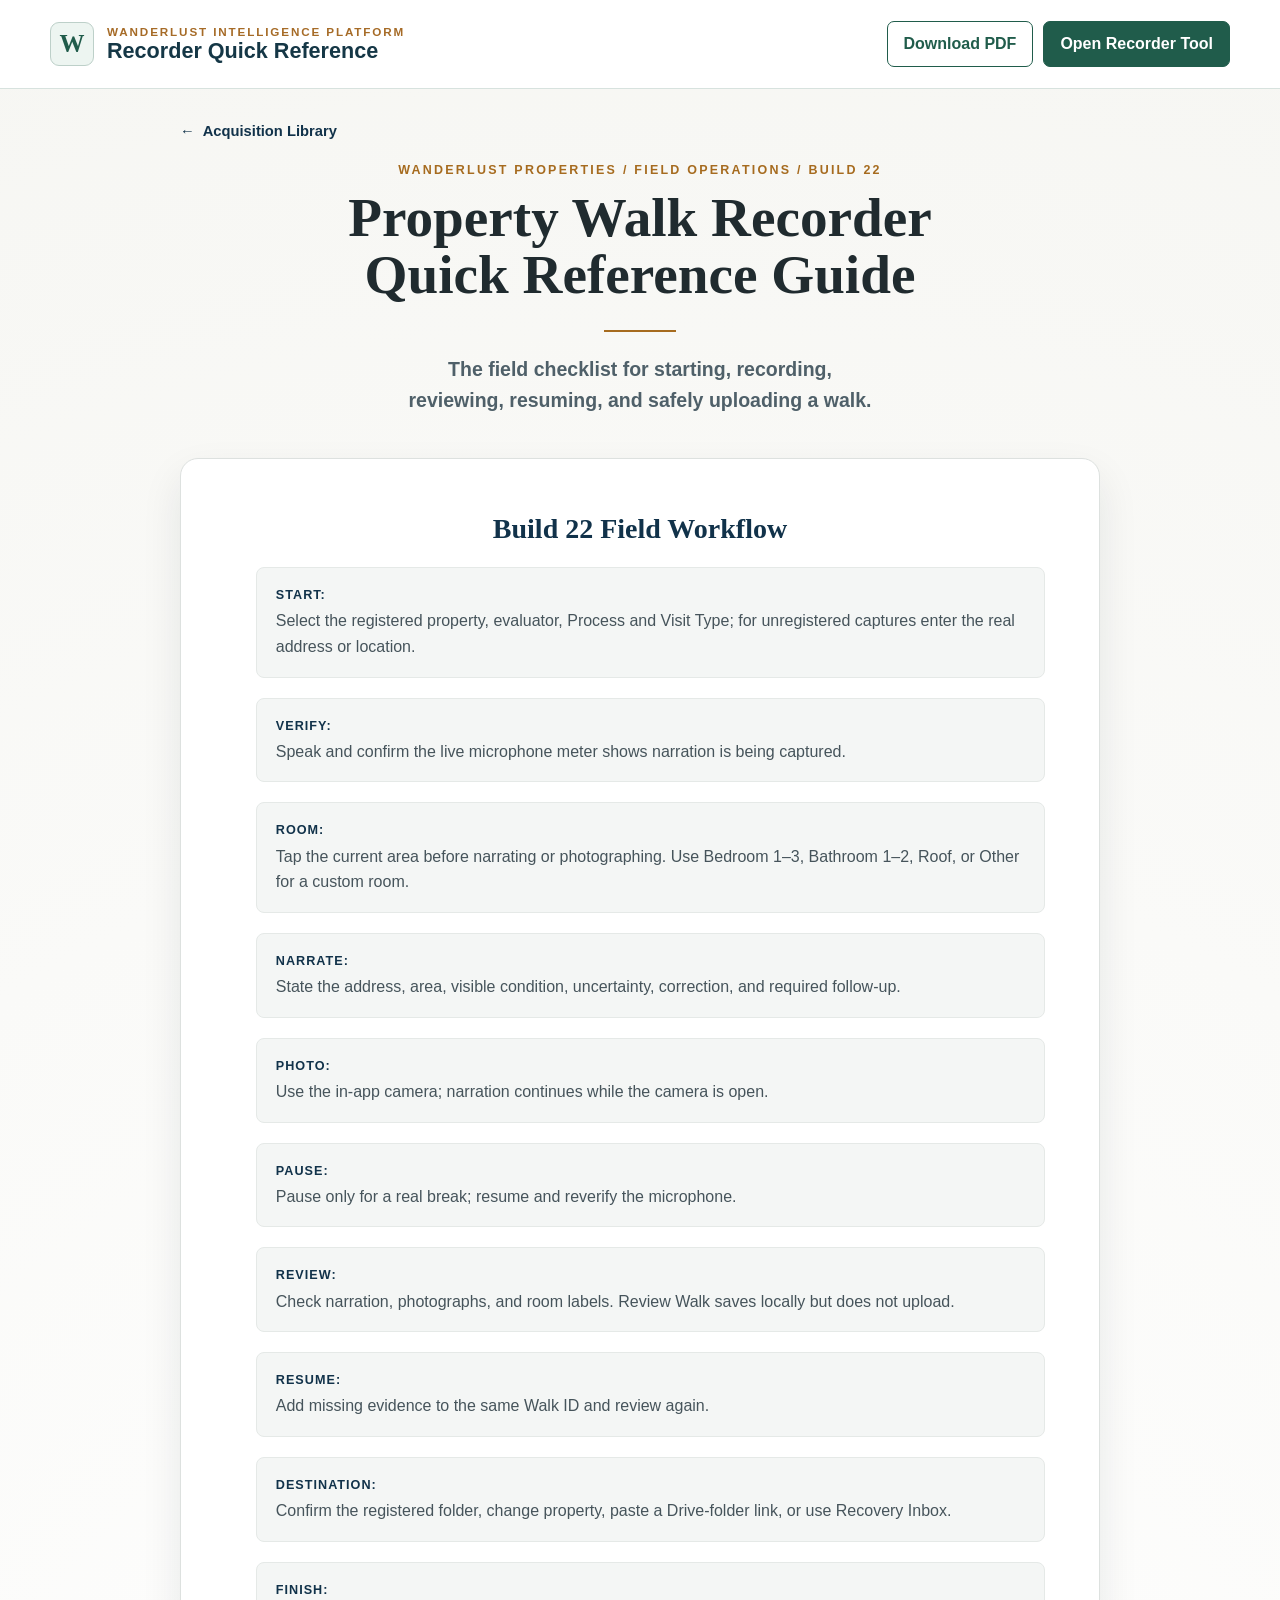
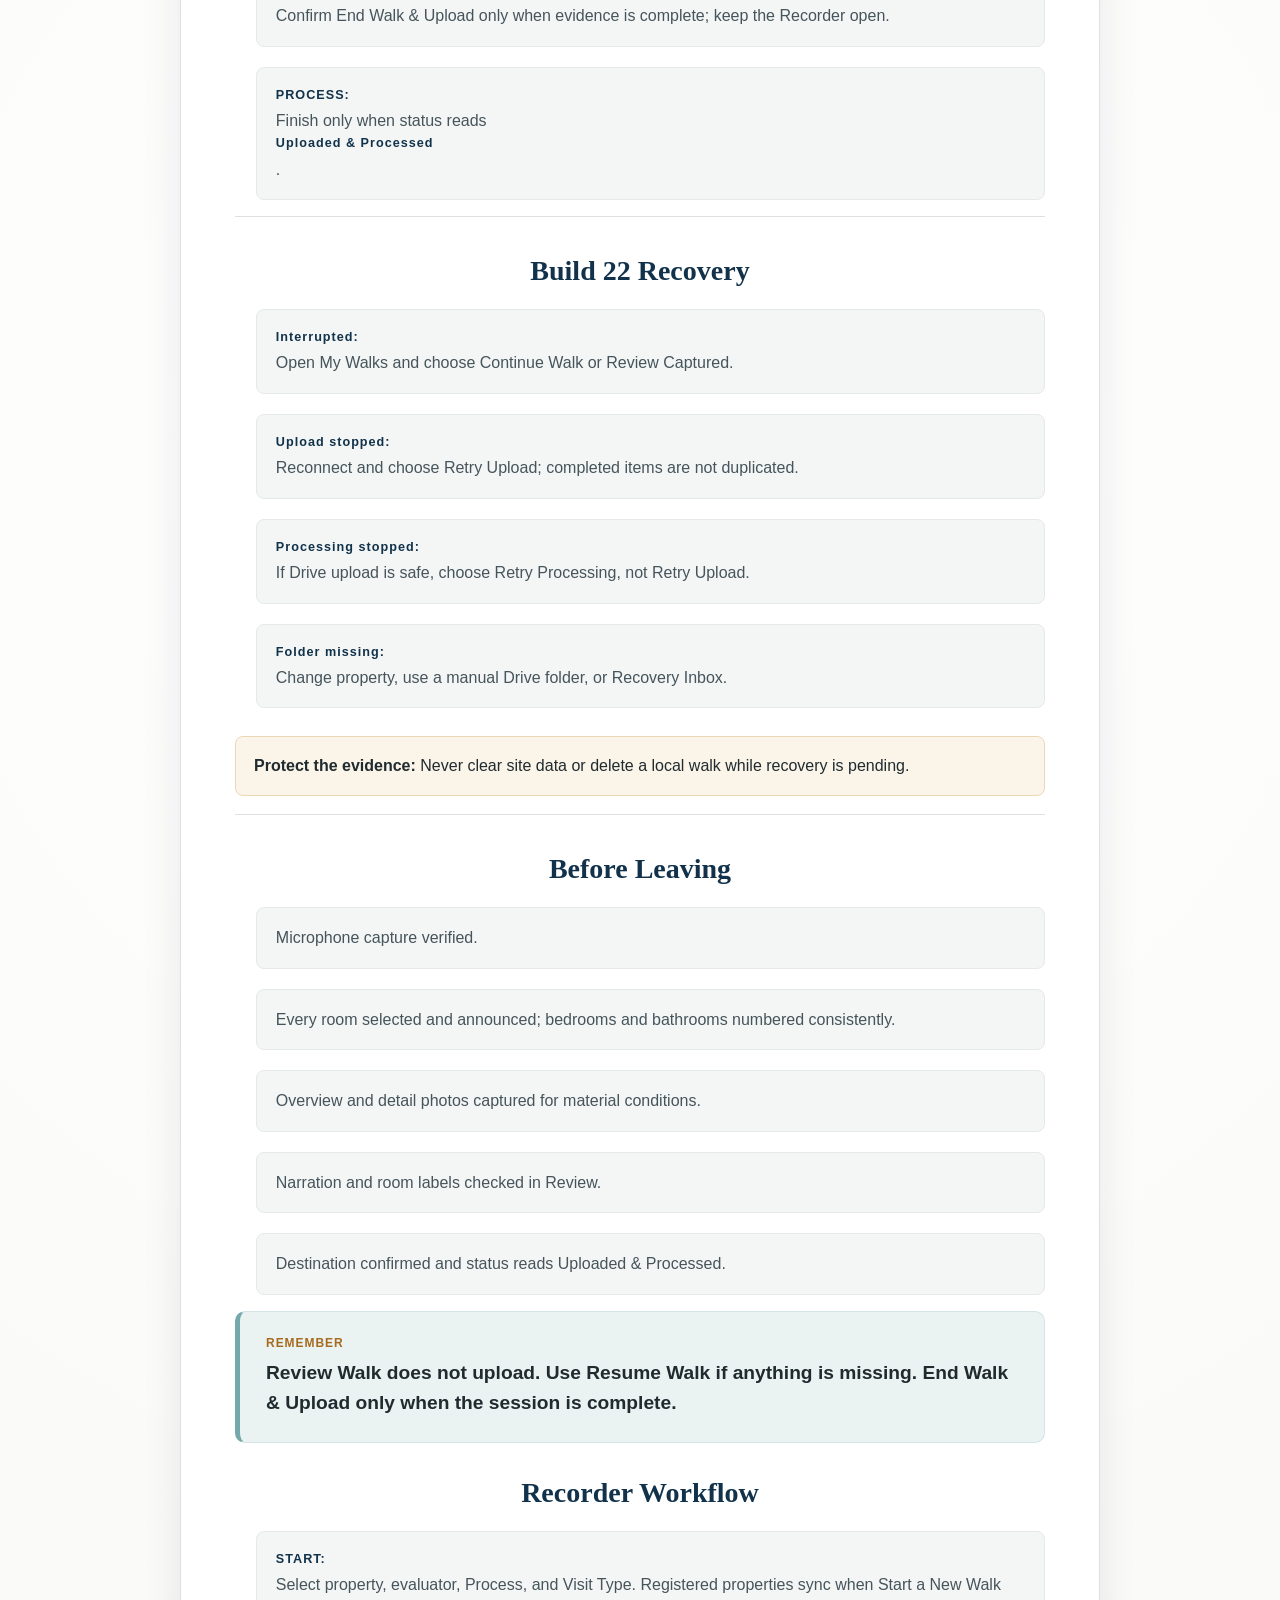
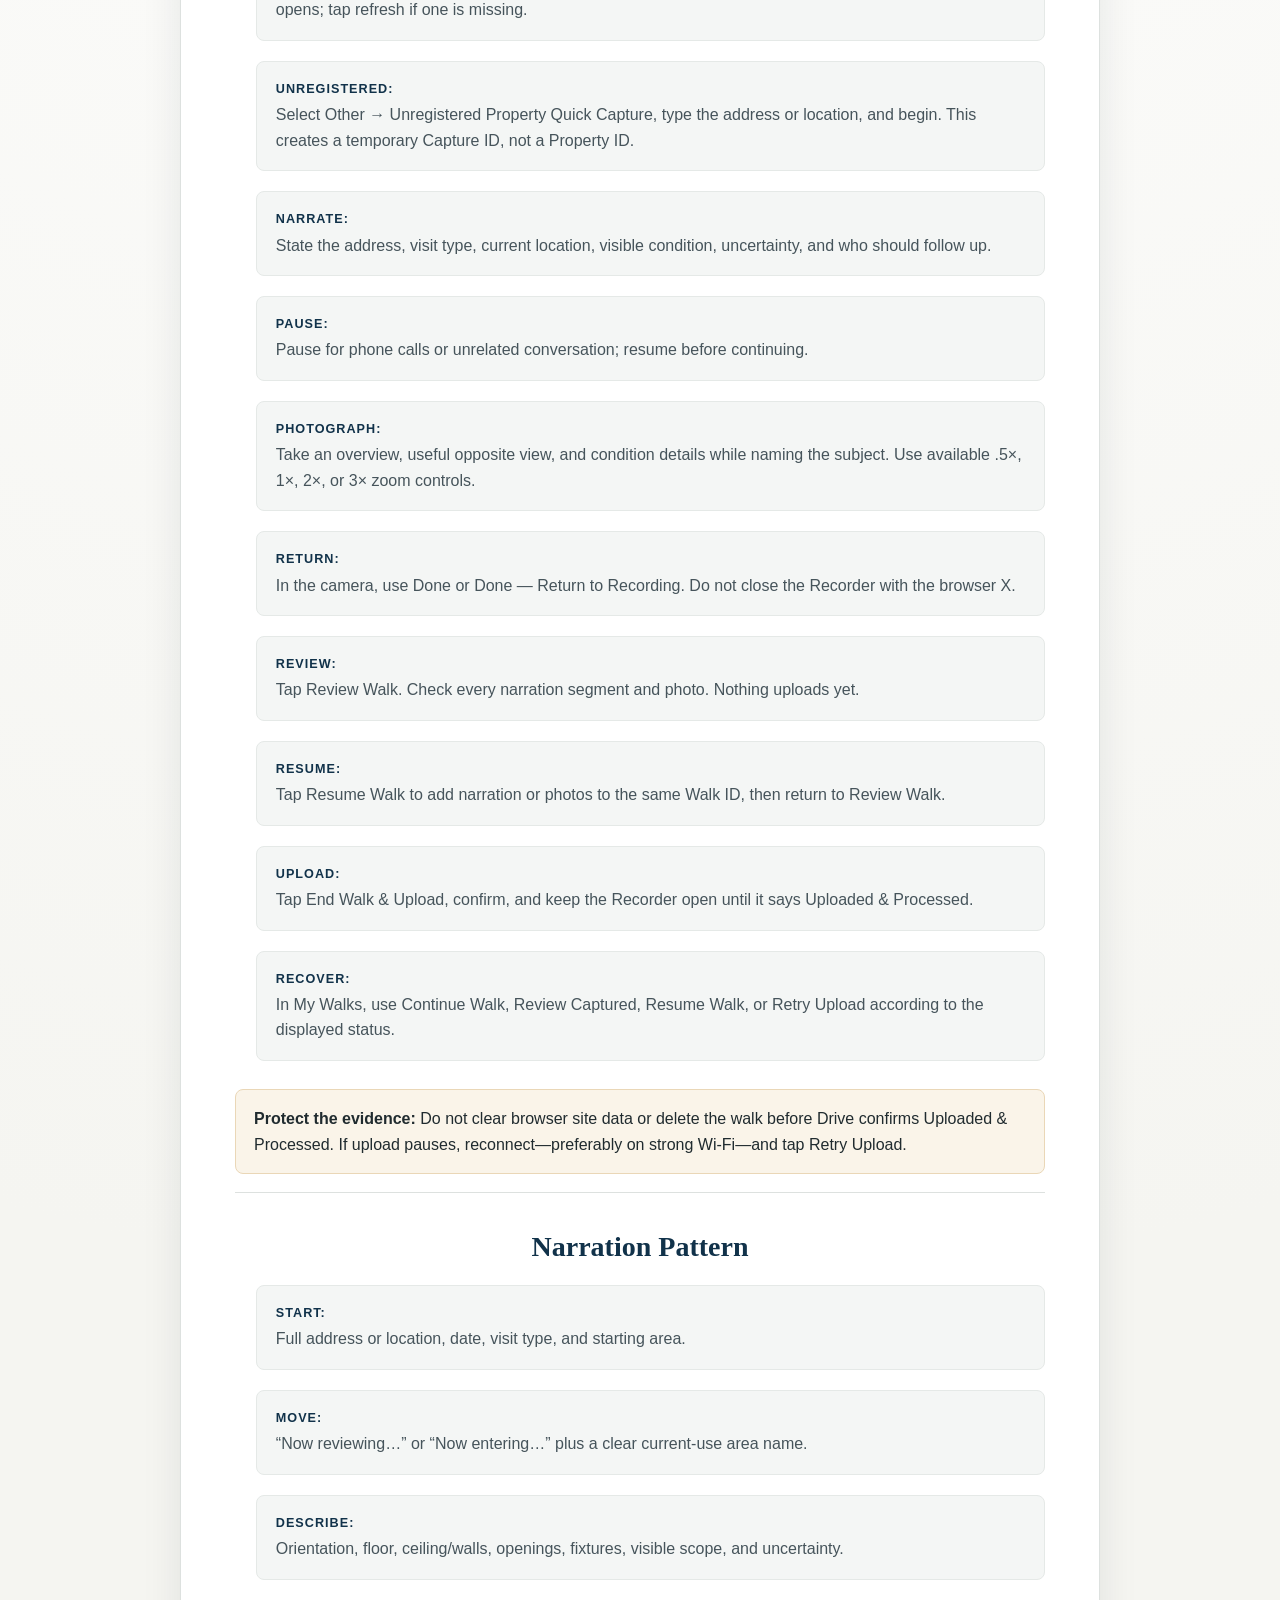
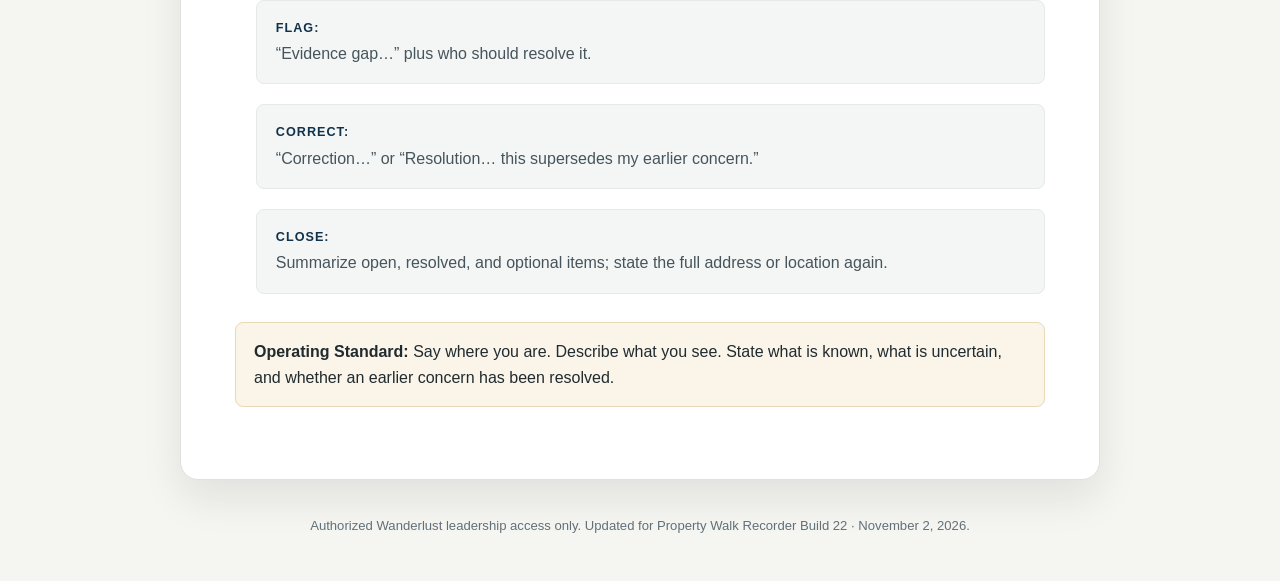
<file: acquisition/property-walk-recorder-quick-reference-guide/index.html>
<!doctype html>
<html lang="en">
<head>
  <meta charset="utf-8">
  <meta name="viewport" content="width=device-width, initial-scale=1">
  <meta name="robots" content="noindex, nofollow">
  <meta name="theme-color" content="#f5f5f1">
  <title>Property Walk Recorder Quick Reference Guide | Wanderlust Properties</title>
  <link rel="stylesheet" href="../../styles.css">
  <style>
    .guide-utility-header{position:sticky;top:0;z-index:20;background:#fff;border-bottom:1px solid #d7e2de}.guide-utility-inner{display:flex;width:min(1180px,calc(100% - 40px));min-height:88px;align-items:center;justify-content:space-between;gap:18px;margin:0 auto;padding:14px 0}.guide-brand{display:flex;align-items:center;gap:13px}.guide-mark{display:grid;width:44px;height:44px;flex:0 0 auto;place-items:center;color:#205c4b;background:#edf5f1;border:1px solid #bdd0c9;border-radius:9px;font:bold 25px Georgia,serif}.guide-brand .guide-eyebrow{color:#a66b27;font-size:.73rem;font-weight:800;letter-spacing:.16em;text-transform:uppercase}.guide-brand-title{color:#153746;font-size:1.35rem;font-weight:800}.guide-top-actions{display:flex;flex-wrap:wrap;gap:10px;justify-content:flex-end}.guide-action{display:inline-flex;min-height:46px;align-items:center;justify-content:center;padding:10px 16px;color:#205c4b;background:#fff;border:1px solid #205c4b;border-radius:7px;font-weight:750;text-align:center;text-decoration:none}.guide-action.primary{color:#fff;background:#205c4b}.guide-action:hover,.guide-action:focus-visible{transform:translateY(-1px);box-shadow:0 5px 12px rgba(17,55,47,.14)}
    @media(max-width:720px){.guide-utility-inner{width:min(100% - 24px,1180px);flex-direction:column;align-items:stretch}.guide-brand-title{font-size:1.05rem}.guide-top-actions{display:grid;grid-template-columns:1fr 1fr}}
  </style>
</head>
<body class="manual-page quick-reference-page">
  <div class="guide-utility-header"><div class="guide-utility-inner"><div class="guide-brand"><div class="guide-mark" aria-hidden="true">W</div><div><div class="guide-eyebrow">Wanderlust Intelligence Platform</div><div class="guide-brand-title">Recorder Quick Reference</div></div></div><div class="guide-top-actions"><a class="guide-action" href="../../Property-Walk-Recorder-Quick-Reference-Build-22.pdf" download="Property-Walk-Recorder-Quick-Reference-Build-22.pdf">Download PDF</a><a class="guide-action primary" href="https://recorder.wanderlust.properties/" target="_blank" rel="noopener">Open Recorder Tool</a></div></div></div>
  <main class="shell">
    <nav class="topbar" aria-label="Library navigation"><a class="back-link" href="../"><span aria-hidden="true">←</span> Acquisition Library</a></nav>
    <header>
      <p class="eyebrow">Wanderlust Properties / Field Operations / Build 22</p>
      <h1>Property Walk Recorder Quick Reference Guide</h1>
      <div class="rule" aria-hidden="true"></div>
      <p class="intro">The field checklist for starting, recording, reviewing, resuming, and safely uploading a walk.</p>
    </header>
    <article class="manual-content"><section><h2>Build 22 Field Workflow</h2><ul class="pocket-list"><li><strong>START:</strong> Select the registered property, evaluator, Process and Visit Type; for unregistered captures enter the real address or location.</li><li><strong>VERIFY:</strong> Speak and confirm the live microphone meter shows narration is being captured.</li><li><strong>ROOM:</strong> Tap the current area before narrating or photographing. Use Bedroom 1–3, Bathroom 1–2, Roof, or Other for a custom room.</li><li><strong>NARRATE:</strong> State the address, area, visible condition, uncertainty, correction, and required follow-up.</li><li><strong>PHOTO:</strong> Use the in-app camera; narration continues while the camera is open.</li><li><strong>PAUSE:</strong> Pause only for a real break; resume and reverify the microphone.</li><li><strong>REVIEW:</strong> Check narration, photographs, and room labels. Review Walk saves locally but does not upload.</li><li><strong>RESUME:</strong> Add missing evidence to the same Walk ID and review again.</li><li><strong>DESTINATION:</strong> Confirm the registered folder, change property, paste a Drive-folder link, or use Recovery Inbox.</li><li><strong>FINISH:</strong> Confirm End Walk &amp; Upload only when evidence is complete; keep the Recorder open.</li><li><strong>PROCESS:</strong> Finish only when status reads <strong>Uploaded &amp; Processed</strong>.</li></ul></section><section><h2>Build 22 Recovery</h2><ul class="pocket-list"><li><strong>Interrupted:</strong> Open My Walks and choose Continue Walk or Review Captured.</li><li><strong>Upload stopped:</strong> Reconnect and choose Retry Upload; completed items are not duplicated.</li><li><strong>Processing stopped:</strong> If Drive upload is safe, choose Retry Processing, not Retry Upload.</li><li><strong>Folder missing:</strong> Change property, use a manual Drive folder, or Recovery Inbox.</li></ul><div class="notice"><strong>Protect the evidence:</strong> Never clear site data or delete a local walk while recovery is pending.</div></section><section><h2>Before Leaving</h2><ul class="pocket-list"><li>Microphone capture verified.</li><li>Every room selected and announced; bedrooms and bathrooms numbered consistently.</li><li>Overview and detail photos captured for material conditions.</li><li>Narration and room labels checked in Review.</li><li>Destination confirmed and status reads Uploaded &amp; Processed.</li></ul></section>
      <aside class="remember-callout" aria-label="Core operating rule"><span class="label">Remember</span><p>Review Walk does not upload. Use Resume Walk if anything is missing. End Walk &amp; Upload only when the session is complete.</p></aside>
      <section>
        <h2>Recorder Workflow</h2>
        <ul class="pocket-list">
          <li><strong>START:</strong> Select property, evaluator, Process, and Visit Type. Registered properties sync when Start a New Walk opens; tap refresh if one is missing.</li>
          <li><strong>UNREGISTERED:</strong> Select Other → Unregistered Property Quick Capture, type the address or location, and begin. This creates a temporary Capture ID, not a Property ID.</li>
          <li><strong>NARRATE:</strong> State the address, visit type, current location, visible condition, uncertainty, and who should follow up.</li>
          <li><strong>PAUSE:</strong> Pause for phone calls or unrelated conversation; resume before continuing.</li>
          <li><strong>PHOTOGRAPH:</strong> Take an overview, useful opposite view, and condition details while naming the subject. Use available .5×, 1×, 2×, or 3× zoom controls.</li>
          <li><strong>RETURN:</strong> In the camera, use Done or Done — Return to Recording. Do not close the Recorder with the browser X.</li>
          <li><strong>REVIEW:</strong> Tap Review Walk. Check every narration segment and photo. Nothing uploads yet.</li>
          <li><strong>RESUME:</strong> Tap Resume Walk to add narration or photos to the same Walk ID, then return to Review Walk.</li>
          <li><strong>UPLOAD:</strong> Tap End Walk &amp; Upload, confirm, and keep the Recorder open until it says Uploaded &amp; Processed.</li>
          <li><strong>RECOVER:</strong> In My Walks, use Continue Walk, Review Captured, Resume Walk, or Retry Upload according to the displayed status.</li>
        </ul>
        <div class="notice"><strong>Protect the evidence:</strong> Do not clear browser site data or delete the walk before Drive confirms Uploaded &amp; Processed. If upload pauses, reconnect—preferably on strong Wi-Fi—and tap Retry Upload.</div>
      </section>
      <section>
        <h2>Narration Pattern</h2>
        <ul class="pocket-list">
          <li><strong>START:</strong> Full address or location, date, visit type, and starting area.</li>
          <li><strong>MOVE:</strong> “Now reviewing…” or “Now entering…” plus a clear current-use area name.</li>
          <li><strong>DESCRIBE:</strong> Orientation, floor, ceiling/walls, openings, fixtures, visible scope, and uncertainty.</li>
          <li><strong>FLAG:</strong> “Evidence gap…” plus who should resolve it.</li>
          <li><strong>CORRECT:</strong> “Correction…” or “Resolution… this supersedes my earlier concern.”</li>
          <li><strong>CLOSE:</strong> Summarize open, resolved, and optional items; state the full address or location again.</li>
        </ul>
        <div class="notice"><strong>Operating Standard:</strong> Say where you are. Describe what you see. State what is known, what is uncertain, and whether an earlier concern has been resolved.</div>
      </section>
    </article>
    <footer>Authorized Wanderlust leadership access only. Updated for Property Walk Recorder Build 22 · November 2, 2026.</footer>
  </main>
</body>
</html>
</file>
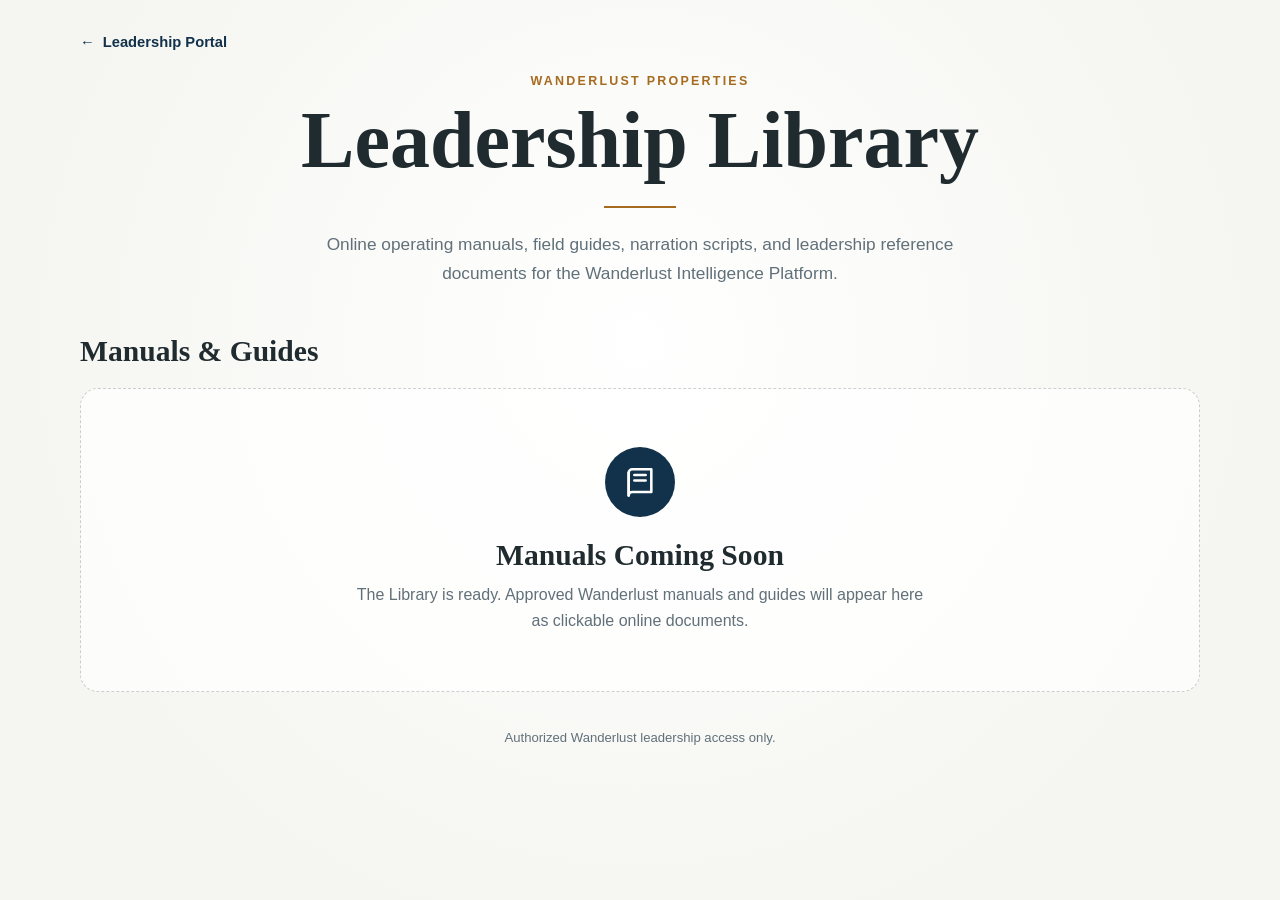
<file: Wanderlust-Library-index.html>
<!doctype html>
<html lang="en">
<head>
  <meta charset="utf-8">
  <meta name="viewport" content="width=device-width, initial-scale=1">
  <meta name="robots" content="noindex, nofollow">
  <meta name="theme-color" content="#f5f5f1">
  <title>Wanderlust Leadership Library</title>
  <style>
    :root {
      color-scheme: light;
      --paper: #f5f5f1;
      --card: #ffffff;
      --ink: #202b2f;
      --muted: #617079;
      --navy: #11324a;
      --gold: #a66b1f;
      --line: #dde1df;
      --shadow: 0 18px 42px rgba(24, 35, 39, .09);
    }

    * { box-sizing: border-box; }

    body {
      margin: 0;
      min-height: 100vh;
      color: var(--ink);
      background: radial-gradient(circle at 50% 38%, #ffffff 0, var(--paper) 72%);
      font-family: -apple-system, BlinkMacSystemFont, "Segoe UI", sans-serif;
    }

    .shell {
      width: min(1120px, calc(100% - 40px));
      margin: 0 auto;
      padding: 34px 0 48px;
    }

    .topbar {
      display: flex;
      align-items: center;
      justify-content: flex-start;
      margin-bottom: 24px;
    }

    .back-link {
      display: inline-flex;
      align-items: center;
      gap: 8px;
      color: var(--navy);
      font-size: .92rem;
      font-weight: 700;
      text-decoration: none;
    }

    .back-link:hover,
    .back-link:focus-visible { text-decoration: underline; }

    header { text-align: center; }

    .eyebrow {
      margin: 0 0 12px;
      color: var(--gold);
      font-size: .78rem;
      font-weight: 800;
      letter-spacing: .18em;
      text-transform: uppercase;
    }

    h1,
    h2 { font-family: Georgia, "Times New Roman", serif; }

    h1 {
      margin: 0;
      font-size: clamp(3rem, 7vw, 5rem);
      line-height: 1;
    }

    .rule {
      width: 72px;
      height: 2px;
      margin: 26px auto 22px;
      background: var(--gold);
    }

    .intro {
      max-width: 700px;
      margin: 0 auto;
      color: var(--muted);
      font-size: 1.08rem;
      line-height: 1.65;
    }

    .library-section { margin-top: 48px; }

    .section-heading {
      margin: 0 0 20px;
      font-size: 1.85rem;
      text-align: left;
    }

    .manual-grid {
      display: grid;
      grid-template-columns: repeat(3, minmax(0, 1fr));
      gap: 22px;
    }

    .manual-card {
      display: flex;
      min-height: 310px;
      flex-direction: column;
      align-items: center;
      padding: 32px 26px 26px;
      text-align: center;
      background: var(--card);
      border: 1px solid var(--line);
      border-radius: 18px;
      box-shadow: var(--shadow);
    }

    .icon {
      display: grid;
      width: 70px;
      height: 70px;
      place-items: center;
      color: #ffffff;
      background: var(--navy);
      border-radius: 50%;
    }

    .icon svg {
      width: 34px;
      height: 34px;
      fill: none;
      stroke: currentColor;
      stroke-width: 1.8;
      stroke-linecap: round;
      stroke-linejoin: round;
    }

    .manual-card h2 {
      margin: 22px 0 10px;
      font-size: 1.65rem;
      line-height: 1.15;
    }

    .manual-card p {
      margin: 0;
      color: var(--muted);
      line-height: 1.55;
    }

    .manual-meta {
      margin-top: 12px;
      color: var(--gold);
      font-size: .72rem;
      font-weight: 800;
      letter-spacing: .11em;
      text-transform: uppercase;
    }

    .manual-link {
      display: flex;
      width: 100%;
      min-height: 50px;
      align-items: center;
      justify-content: center;
      gap: 10px;
      margin-top: auto;
      padding: 13px 18px;
      color: #ffffff;
      background: var(--navy);
      border-radius: 9px;
      box-shadow: 0 7px 16px rgba(17, 50, 74, .18);
      font-weight: 750;
      text-decoration: none;
      transition: transform .15s ease, box-shadow .15s ease;
    }

    .manual-link:hover,
    .manual-link:focus-visible {
      transform: translateY(-2px);
      box-shadow: 0 10px 20px rgba(17, 50, 74, .24);
    }

    .empty-state {
      padding: 58px 28px;
      text-align: center;
      background: rgba(255, 255, 255, .72);
      border: 1px dashed rgba(31, 42, 46, .22);
      border-radius: 18px;
    }

    .empty-state .icon { margin: 0 auto; }

    .empty-state h2 {
      margin: 22px 0 10px;
      font-size: 1.85rem;
    }

    .empty-state p {
      max-width: 580px;
      margin: 0 auto;
      color: var(--muted);
      line-height: 1.6;
    }

    footer {
      margin-top: 38px;
      color: var(--muted);
      font-size: .82rem;
      text-align: center;
    }

    @media (max-width: 900px) {
      .manual-grid { grid-template-columns: repeat(2, minmax(0, 1fr)); }
    }

    @media (max-width: 640px) {
      .shell { width: min(100% - 24px, 1120px); padding-top: 24px; }
      .manual-grid { grid-template-columns: 1fr; }
      .manual-card { min-height: 290px; }
      .section-heading { text-align: center; }
    }
  </style>
</head>
<body>
  <main class="shell">
    <nav class="topbar" aria-label="Portal navigation">
      <a class="back-link" href="https://leadership.wanderlust.properties/">
        <span aria-hidden="true">←</span> Leadership Portal
      </a>
    </nav>

    <header>
      <p class="eyebrow">Wanderlust Properties</p>
      <h1>Leadership Library</h1>
      <div class="rule" aria-hidden="true"></div>
      <p class="intro">Online operating manuals, field guides, narration scripts, and leadership reference documents for the Wanderlust Intelligence Platform.</p>
    </header>

    <section class="library-section" aria-labelledby="manuals-heading">
      <h2 class="section-heading" id="manuals-heading">Manuals &amp; Guides</h2>

      <!--
        Add each manual as a .manual-card inside .manual-grid.
        Each manual should live in its own folder, for example:
        /manuals/property-walk-recorder/index.html
      -->
      <div class="manual-grid" id="manual-grid" hidden></div>

      <div class="empty-state" id="empty-state">
        <div class="icon" aria-hidden="true">
          <svg viewBox="0 0 24 24">
            <path d="M4 5.5A2.5 2.5 0 0 1 6.5 3H20v16H6.5A2.5 2.5 0 0 0 4 21.5z"/>
            <path d="M4 5.5v16M8 7h8M8 11h8"/>
          </svg>
        </div>
        <h2>Manuals Coming Soon</h2>
        <p>The Library is ready. Approved Wanderlust manuals and guides will appear here as clickable online documents.</p>
      </div>
    </section>

    <footer>Authorized Wanderlust leadership access only.</footer>
  </main>
</body>
</html>
</file>
<file: styles.css>
:root {
  color-scheme: light;
  --paper: #f5f5f1;
  --card: #ffffff;
  --ink: #202b2f;
  --muted: #617079;
  --navy: #11324a;
  --gold: #a66b1f;
  --line: #dde1df;
  --shadow: 0 18px 42px rgba(24, 35, 39, .09);
}

* { box-sizing: border-box; }

body {
  margin: 0;
  min-height: 100vh;
  color: var(--ink);
  background: radial-gradient(circle at 50% 38%, #ffffff 0, var(--paper) 72%);
  font-family: -apple-system, BlinkMacSystemFont, "Segoe UI", sans-serif;
}

.shell {
  width: min(1120px, calc(100% - 40px));
  margin: 0 auto;
  padding: 34px 0 48px;
}

.topbar {
  display: flex;
  align-items: center;
  margin-bottom: 24px;
}

.back-link {
  display: inline-flex;
  align-items: center;
  gap: 8px;
  color: var(--navy);
  font-size: .92rem;
  font-weight: 700;
  text-decoration: none;
}

.back-link:hover,
.back-link:focus-visible { text-decoration: underline; }

header { text-align: center; }

.eyebrow {
  margin: 0 0 12px;
  color: var(--gold);
  font-size: .78rem;
  font-weight: 800;
  letter-spacing: .18em;
  text-transform: uppercase;
}

h1, h2 { font-family: Georgia, "Times New Roman", serif; }

h1 {
  margin: 0;
  font-size: clamp(3rem, 7vw, 5rem);
  line-height: 1;
}

.category-page h1 { font-size: clamp(2.65rem, 6vw, 4.4rem); }

.rule {
  width: 72px;
  height: 2px;
  margin: 26px auto 22px;
  background: var(--gold);
}

.intro {
  max-width: 740px;
  margin: 0 auto;
  color: var(--muted);
  font-size: 1.08rem;
  line-height: 1.65;
}

.library-section { margin-top: 48px; }

.section-heading {
  margin: 0 0 20px;
  font-size: 1.85rem;
  text-align: center;
}

.card-grid {
  display: grid;
  grid-template-columns: repeat(2, minmax(0, 1fr));
  gap: 22px;
}

.library-card {
  display: flex;
  min-height: 310px;
  flex-direction: column;
  align-items: center;
  padding: 32px 26px 26px;
  text-align: center;
  background: var(--card);
  border: 1px solid var(--line);
  border-radius: 18px;
  box-shadow: var(--shadow);
}

.icon {
  display: grid;
  width: 70px;
  height: 70px;
  flex: 0 0 auto;
  place-items: center;
  color: #ffffff;
  background: var(--navy);
  border-radius: 50%;
}

.icon svg {
  width: 34px;
  height: 34px;
  fill: none;
  stroke: currentColor;
  stroke-width: 1.8;
  stroke-linecap: round;
  stroke-linejoin: round;
}

.library-card h2 {
  margin: 22px 0 10px;
  font-size: 1.75rem;
  line-height: 1.15;
}

.library-card p {
  margin: 0;
  color: var(--muted);
  line-height: 1.55;
}

.card-link {
  display: flex;
  width: 100%;
  min-height: 50px;
  align-items: center;
  justify-content: center;
  gap: 10px;
  margin-top: auto;
  padding: 13px 18px;
  color: #ffffff;
  background: var(--navy);
  border-radius: 9px;
  box-shadow: 0 7px 16px rgba(17, 50, 74, .18);
  font-weight: 750;
  text-decoration: none;
  transition: transform .15s ease, box-shadow .15s ease;
}

.card-link:hover,
.card-link:focus-visible {
  transform: translateY(-2px);
  box-shadow: 0 10px 20px rgba(17, 50, 74, .24);
}

.empty-state {
  padding: 58px 28px;
  text-align: center;
  background: rgba(255, 255, 255, .72);
  border: 1px dashed rgba(31, 42, 46, .22);
  border-radius: 18px;
}

.empty-state .icon { margin: 0 auto; }

.empty-state h2 {
  margin: 22px 0 10px;
  font-size: 1.85rem;
}

.empty-state p {
  max-width: 620px;
  margin: 0 auto;
  color: var(--muted);
  line-height: 1.6;
}

footer {
  margin-top: 38px;
  color: var(--muted);
  font-size: .82rem;
  text-align: center;
}

.manual-page .shell { width: min(920px, calc(100% - 40px)); }

.manual-page h1 {
  max-width: 820px;
  margin-inline: auto;
  font-size: clamp(2.65rem, 5.5vw, 4rem);
  line-height: 1.04;
  text-wrap: balance;
}

.manual-page .intro {
  max-width: 760px;
  color: #4f6069;
  font-size: clamp(1.08rem, 2vw, 1.22rem);
  font-weight: 650;
  line-height: 1.6;
  text-wrap: balance;
}

.quick-reference-page h1 {
  max-width: 760px;
  font-size: clamp(2.35rem, 4.8vw, 3.45rem);
}

.manual-content {
  margin-top: 42px;
  padding: clamp(26px, 5vw, 54px);
  background: var(--card);
  border: 1px solid var(--line);
  border-radius: 18px;
  box-shadow: var(--shadow);
}

.manual-content section + section {
  margin-top: 42px;
  padding-top: 38px;
  border-top: 1px solid var(--line);
}

.manual-content h2 {
  margin: 0 0 18px;
  color: var(--navy);
  font-size: 1.75rem;
}

.manual-content h3 {
  margin: 25px 0 10px;
  color: var(--ink);
  font-size: 1.05rem;
}

.manual-content p,
.manual-content li {
  color: #46545b;
  line-height: 1.7;
}

.manual-content ul { padding-left: 1.3rem; }
.manual-content li + li { margin-top: 6px; }

.say {
  margin: 15px 0;
  padding: 15px 18px;
  color: #24343b;
  background: #eaf2f2;
  border-left: 4px solid #74a8aa;
  border-radius: 4px;
  font-weight: 650;
  line-height: 1.6;
}

.remember-callout {
  margin: 0 0 34px;
  padding: 24px 26px;
  background: #eaf2f2;
  border: 1px solid #d5e4e4;
  border-left: 5px solid #74a8aa;
  border-radius: 10px;
}

.remember-callout .label {
  display: block;
  margin-bottom: 8px;
}

.remember-callout p {
  margin: 0;
  color: var(--ink);
  font-size: clamp(1.08rem, 2vw, 1.2rem);
  font-weight: 750;
  line-height: 1.55;
}

.label {
  color: var(--gold);
  font-size: .75rem;
  font-weight: 850;
  letter-spacing: .08em;
  text-transform: uppercase;
}

.notice {
  margin: 18px 0;
  padding: 16px 18px;
  background: #faf4e9;
  border: 1px solid #ead7b7;
  border-radius: 8px;
  line-height: 1.6;
}

.pocket-list {
  display: grid;
  gap: 14px;
  padding: 0;
  list-style: none;
}

.pocket-list li {
  margin: 0;
  padding: 17px 19px;
  background: #f4f6f5;
  border: 1px solid #e5e9e7;
  border-radius: 8px;
  line-height: 1.6;
}

.quick-reference-page .pocket-list strong {
  display: block;
  margin-bottom: 3px;
  color: var(--navy);
  font-size: .79rem;
  font-weight: 850;
  letter-spacing: .08em;
}

.quick-reference-page .manual-content section {
  margin-top: 0;
}

.quick-reference-page .manual-content h2 {
  margin-bottom: 22px;
  text-align: center;
}

.quick-reference-page .notice {
  margin-top: 28px;
}

@media (max-width: 720px) {
  .shell { width: min(100% - 24px, 1120px); padding-top: 24px; }
  .card-grid { grid-template-columns: 1fr; }
  .library-card { min-height: 290px; }
  .manual-page .shell { width: min(100% - 24px, 920px); }
  .manual-content { padding: 24px 20px; }
  .manual-page h1 { font-size: clamp(2.25rem, 11vw, 3rem); }
  .quick-reference-page h1 { font-size: clamp(2rem, 10vw, 2.65rem); }
  .remember-callout { padding: 20px; }
}
</file>
